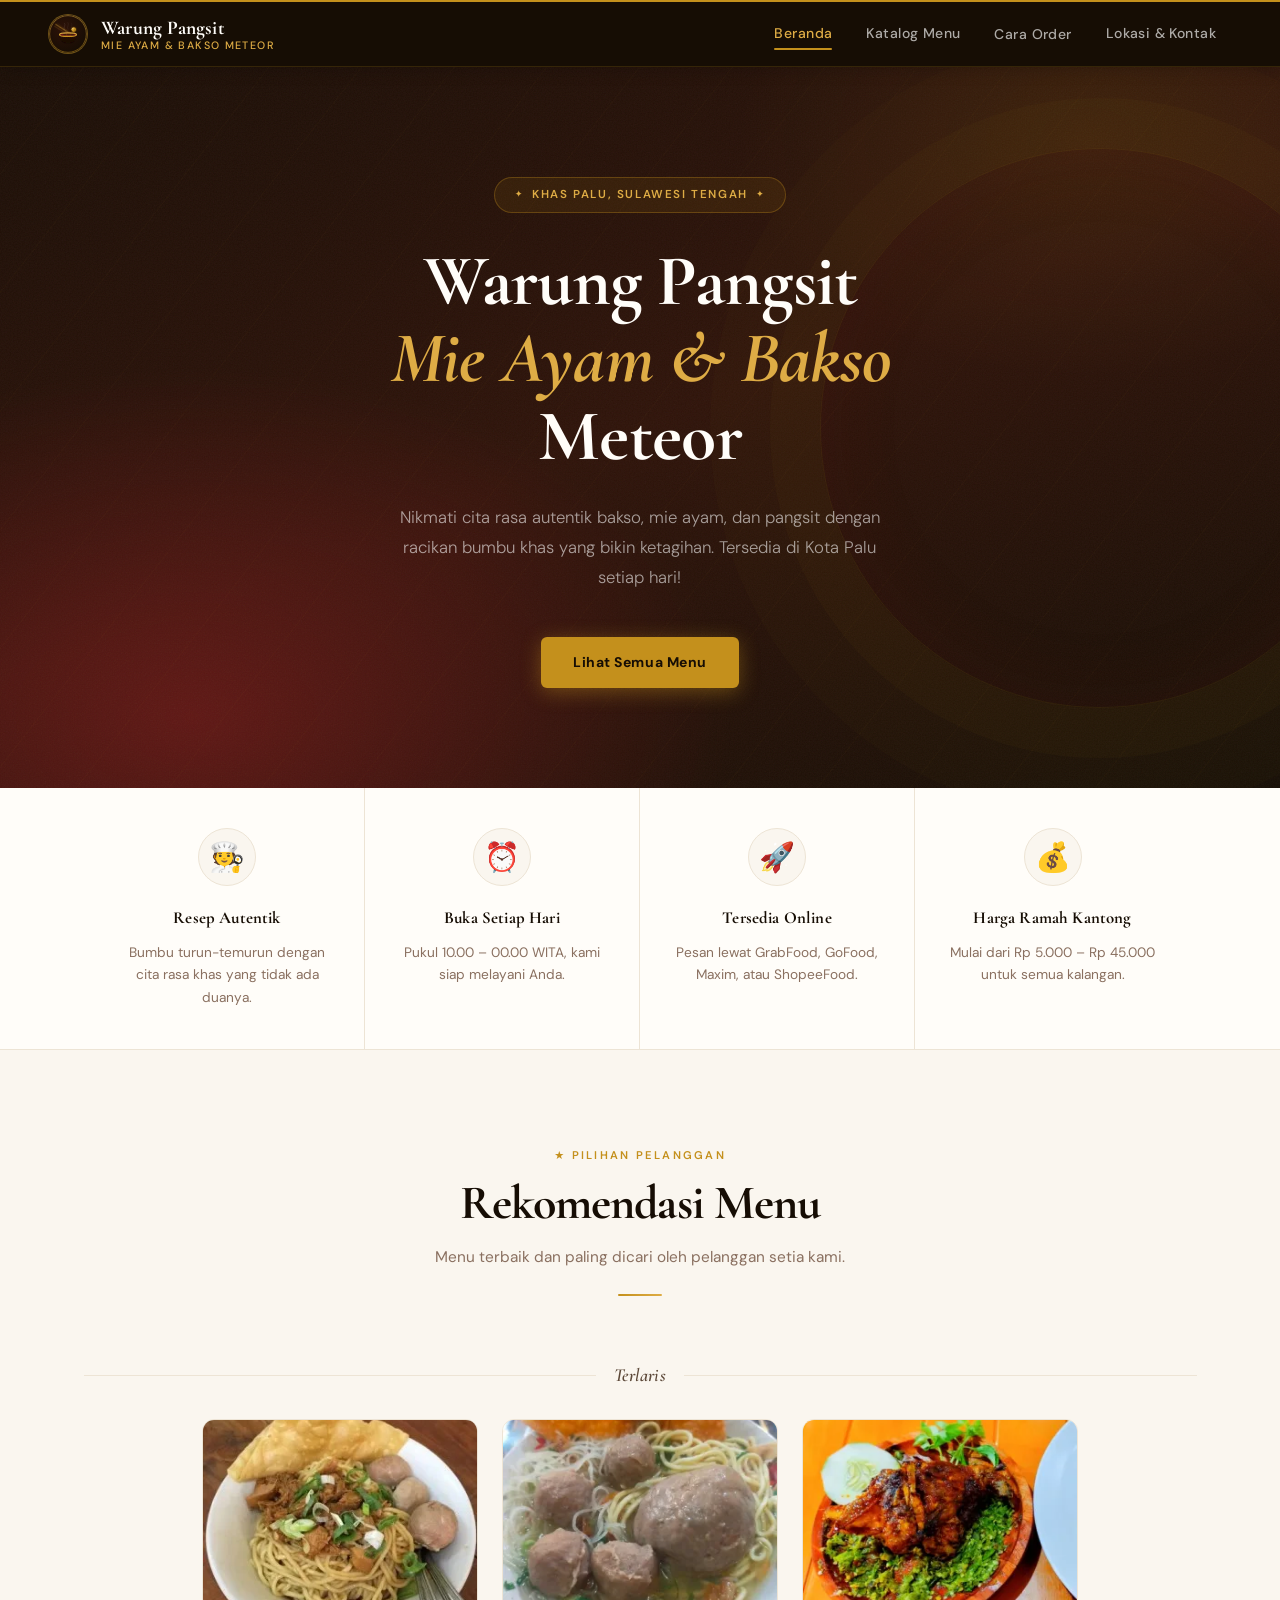
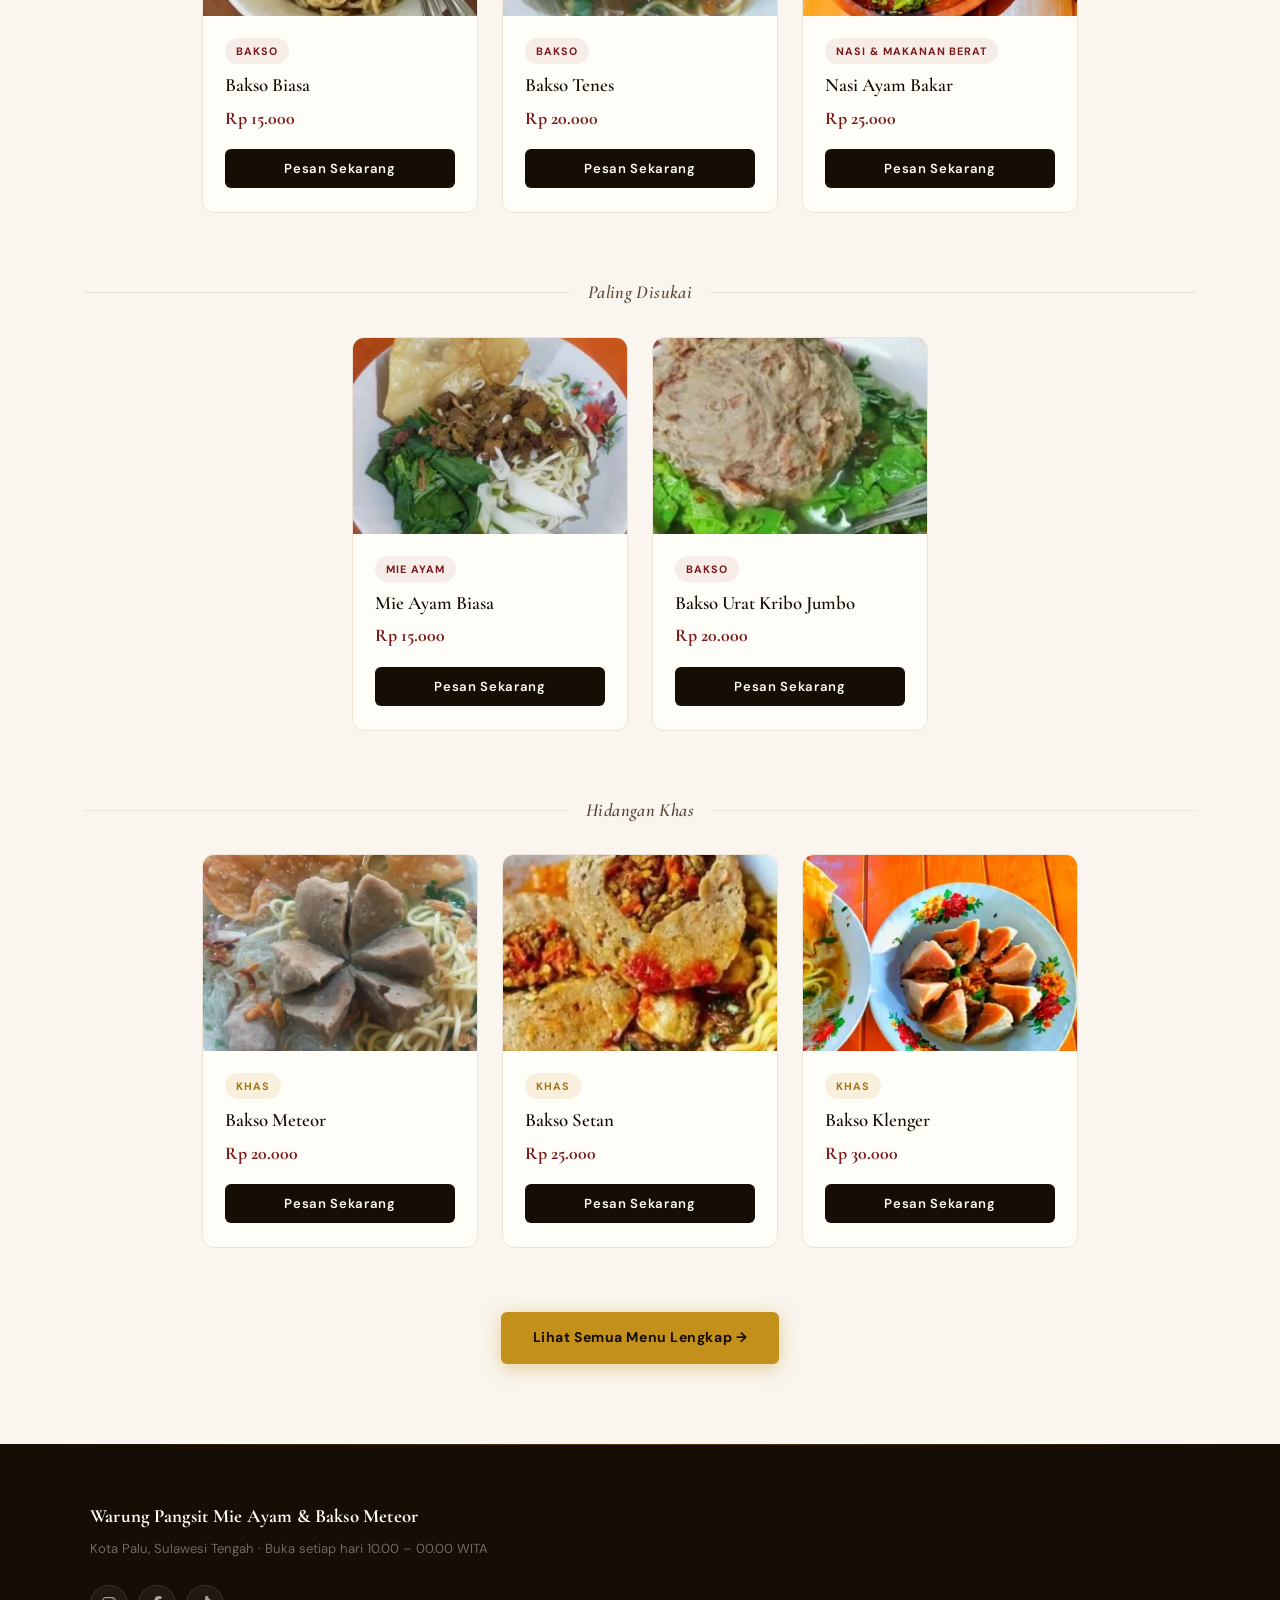
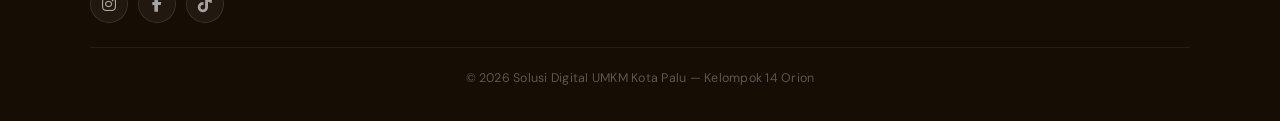
<file: index.html>
<!DOCTYPE html>
<html lang="id">

<head>
    <meta charset="UTF-8">
    <meta name="viewport" content="width=device-width, initial-scale=1.0">
    <title>Beranda - Warung Pangsit Mie Ayam & Bakso Meteor</title>
    <link rel="icon" href="assets/icons/favicon.svg" type="image/svg+xml">
    <link rel="shortcut icon" href="assets/icons/favicon.svg">
    <link rel="preconnect" href="https://fonts.googleapis.com">
    <link rel="preconnect" href="https://fonts.gstatic.com" crossorigin>
    <link rel="preload" as="style" href="https://fonts.googleapis.com/css2?family=Cormorant+Garamond:ital,wght@0,500;0,600;0,700;1,500;1,600&family=DM+Sans:opsz,wght@9..40,300;9..40,400;9..40,500;9..40,600;9..40,700&display=swap">
    <link
        href="https://fonts.googleapis.com/css2?family=Cormorant+Garamond:ital,wght@0,500;0,600;0,700;1,500;1,600&family=DM+Sans:opsz,wght@9..40,300;9..40,400;9..40,500;9..40,600;9..40,700&display=block"
        rel="stylesheet">
    <link rel="stylesheet" href="https://cdnjs.cloudflare.com/ajax/libs/font-awesome/6.5.1/css/all.min.css">
    <link rel="stylesheet" href="css/style.css">
</head>

<body>

    <!-- HEADER / NAVBAR -->
    <header id="mainHeader">
        <div class="header-inner">
            <a href="index.html" class="logo-link">
                <div class="logo-container">
                    <img src="assets/icons/logo.svg" alt="Logo Bakso Meteor" class="logo-img">
                    <div class="logo-text">
                        <span class="logo-name">Warung Pangsit</span>
                        <span class="logo-sub">Mie Ayam & Bakso Meteor</span>
                    </div>
                </div>
            </a>

            <!-- Hamburger untuk mobile -->
            <button class="hamburger" id="hamburgerBtn" aria-label="Toggle menu">
                <span></span><span></span><span></span>
            </button>

            <nav class="nav-links" id="mainNav">
                <a href="index.html" class="nav-item active">Beranda</a>
                <a href="katalog.html" class="nav-item">Katalog Menu</a>
                <button onclick="openModal()" class="nav-item btn-nav">Cara Order</button>
                <a href="kontak.html" class="nav-item">Lokasi & Kontak</a>
            </nav>
        </div>
    </header>

    <main>

        <!-- HERO SECTION -->
        <section class="hero">
            <div class="hero-overlay"></div>
            <div class="hero-content fade-up">
                <span class="hero-badge">Khas Palu, Sulawesi Tengah</span>
                <h1 class="hero-title">Warung Pangsit<br><em>Mie Ayam & Bakso</em><br>Meteor</h1>
                <p class="hero-desc">Nikmati cita rasa autentik bakso, mie ayam, dan pangsit dengan racikan bumbu khas
                    yang bikin ketagihan. Tersedia di Kota Palu setiap hari!</p>
                <div class="hero-actions">
                    <a href="katalog.html" class="btn-primary">Lihat Semua Menu</a>
                </div>
            </div>
        </section>

        <!-- KENAPA PILIH KAMI -->
        <section class="keunggulan fade-up">
            <div class="keunggulan-grid">
                <div class="keunggulan-item">
                    <span class="k-icon">🧑‍🍳</span>
                    <h3>Resep Autentik</h3>
                    <p>Bumbu turun-temurun dengan cita rasa khas yang tidak ada duanya.</p>
                </div>
                <div class="keunggulan-item">
                    <span class="k-icon">⏰</span>
                    <h3>Buka Setiap Hari</h3>
                    <p>Pukul 10.00 – 00.00 WITA, kami siap melayani Anda.</p>
                </div>
                <div class="keunggulan-item">
                    <span class="k-icon">🚀</span>
                    <h3>Tersedia Online</h3>
                    <p>Pesan lewat GrabFood, GoFood, Maxim, atau ShopeeFood.</p>
                </div>
                <div class="keunggulan-item">
                    <span class="k-icon">💰</span>
                    <h3>Harga Ramah Kantong</h3>
                    <p>Mulai dari Rp 5.000 – Rp 45.000 untuk semua kalangan.</p>
                </div>
            </div>
        </section>

        <!-- MENU REKOMENDASI -->
        <section class="best-seller">
            <div class="section-header fade-up">
                <div class="section-label">★ Pilihan Pelanggan</div>
                <h2 class="section-title">Rekomendasi Menu</h2>
                <p class="section-desc">Menu terbaik dan paling dicari oleh pelanggan setia kami.</p>
            </div>

            <div class="kategori-group fade-up">
                <div class="kategori-label">
                    <span class="kat-line"></span>
                    <span class="kat-text">Terlaris</span>
                    <span class="kat-line"></span>
                </div>
                <div class="grid-container">
                    <div class="card">
                        <div class="card-img placeholder-img">
                            <img src="assets/img/bakso-biasa.webp" alt="Bakso Biasa"
                                onerror="this.parentElement.classList.add('no-img')">
                        </div>
                        <div class="card-body">
                            <span class="card-badge">Bakso</span>
                            <h3 class="card-name">Bakso Biasa</h3>
                            <p class="harga">Rp 15.000</p>
                            <button class="btn-secondary" onclick="openModal()">Pesan Sekarang</button>
                        </div>
                    </div>
                    <div class="card">
                        <div class="card-img placeholder-img">
                            <img src="assets/img/bakso-tenes.webp" alt="Bakso Tenes"
                                onerror="this.parentElement.classList.add('no-img')">
                        </div>
                        <div class="card-body">
                            <span class="card-badge">Bakso</span>
                            <h3 class="card-name">Bakso Tenes</h3>
                            <p class="harga">Rp 20.000</p>
                            <button class="btn-secondary" onclick="openModal()">Pesan Sekarang</button>
                        </div>
                    </div>
                    <div class="card">
                        <div class="card-img placeholder-img">
                            <img src="assets/img/nasi-ayam-bakar.webp" alt="Nasi Ayam Bakar"
                                onerror="this.parentElement.classList.add('no-img')">
                        </div>
                        <div class="card-body">
                            <span class="card-badge">Nasi & Makanan Berat</span>
                            <h3 class="card-name">Nasi Ayam Bakar</h3>
                            <p class="harga">Rp 25.000</p>
                            <button class="btn-secondary" onclick="openModal()">Pesan Sekarang</button>
                        </div>
                    </div>
                </div>
            </div>

            <div class="kategori-group fade-up">
                <div class="kategori-label">
                    <span class="kat-line"></span>
                    <span class="kat-text">Paling Disukai</span>
                    <span class="kat-line"></span>
                </div>
                <div class="grid-container">
                    <div class="card">
                        <div class="card-img placeholder-img">
                            <img src="assets/img/mie-ayam-biasa.webp" alt="Mie Ayam Biasa"
                                onerror="this.parentElement.classList.add('no-img')">
                        </div>
                        <div class="card-body">
                            <span class="card-badge">Mie Ayam</span>
                            <h3 class="card-name">Mie Ayam Biasa</h3>
                            <p class="harga">Rp 15.000</p>
                            <button class="btn-secondary" onclick="openModal()">Pesan Sekarang</button>
                        </div>
                    </div>
                    <div class="card">
                        <div class="card-img placeholder-img">
                            <img src="assets/img/bakso-urat-kribo.webp" alt="Bakso Urat Kribo Jumbo"
                                onerror="this.parentElement.classList.add('no-img')">
                        </div>
                        <div class="card-body">
                            <span class="card-badge">Bakso</span>
                            <h3 class="card-name">Bakso Urat Kribo Jumbo</h3>
                            <p class="harga">Rp 20.000</p>
                            <button class="btn-secondary" onclick="openModal()">Pesan Sekarang</button>
                        </div>
                    </div>
                </div>
            </div>

            <div class="kategori-group fade-up">
                <div class="kategori-label">
                    <span class="kat-line"></span>
                    <span class="kat-text">Hidangan Khas</span>
                    <span class="kat-line"></span>
                </div>
                <div class="grid-container">
                    <div class="card">
                        <div class="card-img placeholder-img">
                            <img src="assets/img/bakso-meteor.webp" alt="Bakso Meteor"
                                onerror="this.parentElement.classList.add('no-img')">
                        </div>
                        <div class="card-body">
                            <span class="card-badge card-badge--special">Khas</span>
                            <h3 class="card-name">Bakso Meteor</h3>
                            <p class="harga">Rp 20.000</p>
                            <button class="btn-secondary" onclick="openModal()">Pesan Sekarang</button>
                        </div>
                    </div>
                    <div class="card">
                        <div class="card-img placeholder-img">
                            <img src="assets/img/bakso-setan.webp" alt="Bakso Setan"
                                onerror="this.parentElement.classList.add('no-img')">
                        </div>
                        <div class="card-body">
                            <span class="card-badge card-badge--special">Khas</span>
                            <h3 class="card-name">Bakso Setan</h3>
                            <p class="harga">Rp 25.000</p>
                            <button class="btn-secondary" onclick="openModal()">Pesan Sekarang</button>
                        </div>
                    </div>
                    <div class="card">
                        <div class="card-img placeholder-img">
                            <img src="assets/img/bakso-klenger.webp" alt="Bakso Klenger"
                                onerror="this.parentElement.classList.add('no-img')">
                        </div>
                        <div class="card-body">
                            <span class="card-badge card-badge--special">Khas</span>
                            <h3 class="card-name">Bakso Klenger</h3>
                            <p class="harga">Rp 30.000</p>
                            <button class="btn-secondary" onclick="openModal()">Pesan Sekarang</button>
                        </div>
                    </div>
                </div>
            </div>

            <div class="cta-center fade-up">
                <a href="katalog.html" class="btn-primary">Lihat Semua Menu Lengkap →</a>
            </div>
        </section>

    </main>

    <!-- MODAL CARA ORDER -->
    <div id="orderModal" class="modal" role="dialog" aria-modal="true" aria-labelledby="modalTitle">
        <div class="modal-content fade-up">
            <button class="close-btn" onclick="closeModal()" aria-label="Tutup">×</button>
            <h2 id="modalTitle" class="modal-title">Cara Pemesanan</h2>
            <p class="modal-subtitle">Pilih metode yang paling mudah untuk Anda</p>

            <div class="order-options">

                <!-- PESAN ONLINE -->
                <div class="order-box">
                    <div class="order-box-header">
                        <h3>Pesan Online</h3>
                    </div>
                    <p class="order-box-desc">Pesan antar langsung ke lokasi Anda:</p>
                    <div class="online-buttons">
                        <a href="https://r.grab.com/g/6-20260611_234038_0cee2a1cb85c457da3068c3eb613a04e_MEXMPS-6-C3N1UGNEVXDGTX" target="_blank" rel="noopener" class="btn-app btn-grab">
                            <img src="assets/icons/grabfood.jpg" alt="Grab" onerror="this.style.display='none'">
                            <span>GrabFood</span>
                        </a>
                        <a href="https://id.taximaxim.com" target="_blank" rel="noopener" class="btn-app btn-maxim">
                            <img src="assets/icons/maxim.png" alt="Maxim" onerror="this.style.display='none'">
                            <span>M<span style="color: #E20613;">a</span>xim</span>
                        </a>
                        <a href="https://app.shopeepay.co.id/universal-link/now-food/shop/21382641?deep_and_deferred=1&shareChannel=copy_link" target="_blank" rel="noopener" class="btn-app btn-shopee">
                            <img src="assets/icons/shopee.png" alt="ShopeeFood" onerror="this.style.display='none'">
                            <span>ShopeeFood</span>
                        </a>
                        <a href="https://gofood.link/a/FyJV9RE" target="_blank" rel="noopener" class="btn-app btn-gofood">
                            <img src="assets/icons/gofood.png" alt="GoFood" onerror="this.style.display='none'">
                            <span>GoFood</span>
                        </a>
                    </div>
                </div>

                <!-- MAKAN DI TEMPAT -->
                <div class="order-box">
                    <div class="order-box-header">
                        <h3>Makan di Tempat</h3>
                    </div>
                    <ol class="offline-steps">
                        <li>Ambil kertas catatan & daftar menu di area pemesanan.</li>
                        <li>Cari tempat duduk dan catat nomor meja Anda.</li>
                        <li>Tulis pesanan, nama, dan nomor meja di kertas.</li>
                        <li>Serahkan kertas ke petugas kami.</li>
                        <li>Tunggu pesanan diantarkan — selamat menikmati!</li>
                        <li>Bayar di kasir setelah selesai makan.</li>
                    </ol>
                </div>

                <!-- KATERING & HAMPERS -->
                <div class="order-box order-box--special">
                    <div class="order-box-header">
                        <h3>Pesanan Khusus</h3>
                    </div>
                    <p class="order-box-desc">Melayani reservasi, pesanan catering, serta hampers khusus untuk berbagai acara dan rapat.</p>
                    <a href="https://wa.me/6285756524521" class="btn-wa" target="_blank" rel="noopener">
                        <i class="fab fa-whatsapp" style="font-size: 1.2rem;"></i> Chat WhatsApp
                    </a>
                </div>

            </div>
        </div>
    </div>

    <!-- FOOTER -->
    <footer>
        <div class="footer-inner">
            <div class="footer-brand">
                <h3 class="footer-name">Warung Pangsit Mie Ayam & Bakso Meteor</h3>
                <p>Kota Palu, Sulawesi Tengah · Buka setiap hari 10.00 – 00.00 WITA</p>
            </div>
            <div class="footer-social">
                <a href="https://www.instagram.com/baksometeorpalu" target="_blank" rel="noopener" class="social-icon">
                    <i class="fab fa-instagram"></i>
                </a>
                <a href="https://www.facebook.com/share/1EE4yR8Xmk/" target="_blank" rel="noopener" class="social-icon">
                    <i class="fab fa-facebook-f"></i>
                </a>
                <a href="https://www.tiktok.com/@bakso.meteor.palu?_r=1&_t=ZS-972W1zt5OaL" target="_blank"
                    rel="noopener" class="social-icon">
                    <i class="fab fa-tiktok"></i>
                </a>
            </div>
            <div class="footer-copy">
                <p>© 2026 Solusi Digital UMKM Kota Palu — Kelompok 14 Orion</p>
            </div>
        </div>
    </footer>

    <script src="js/app.js"></script>
</body>

</html>
</file>
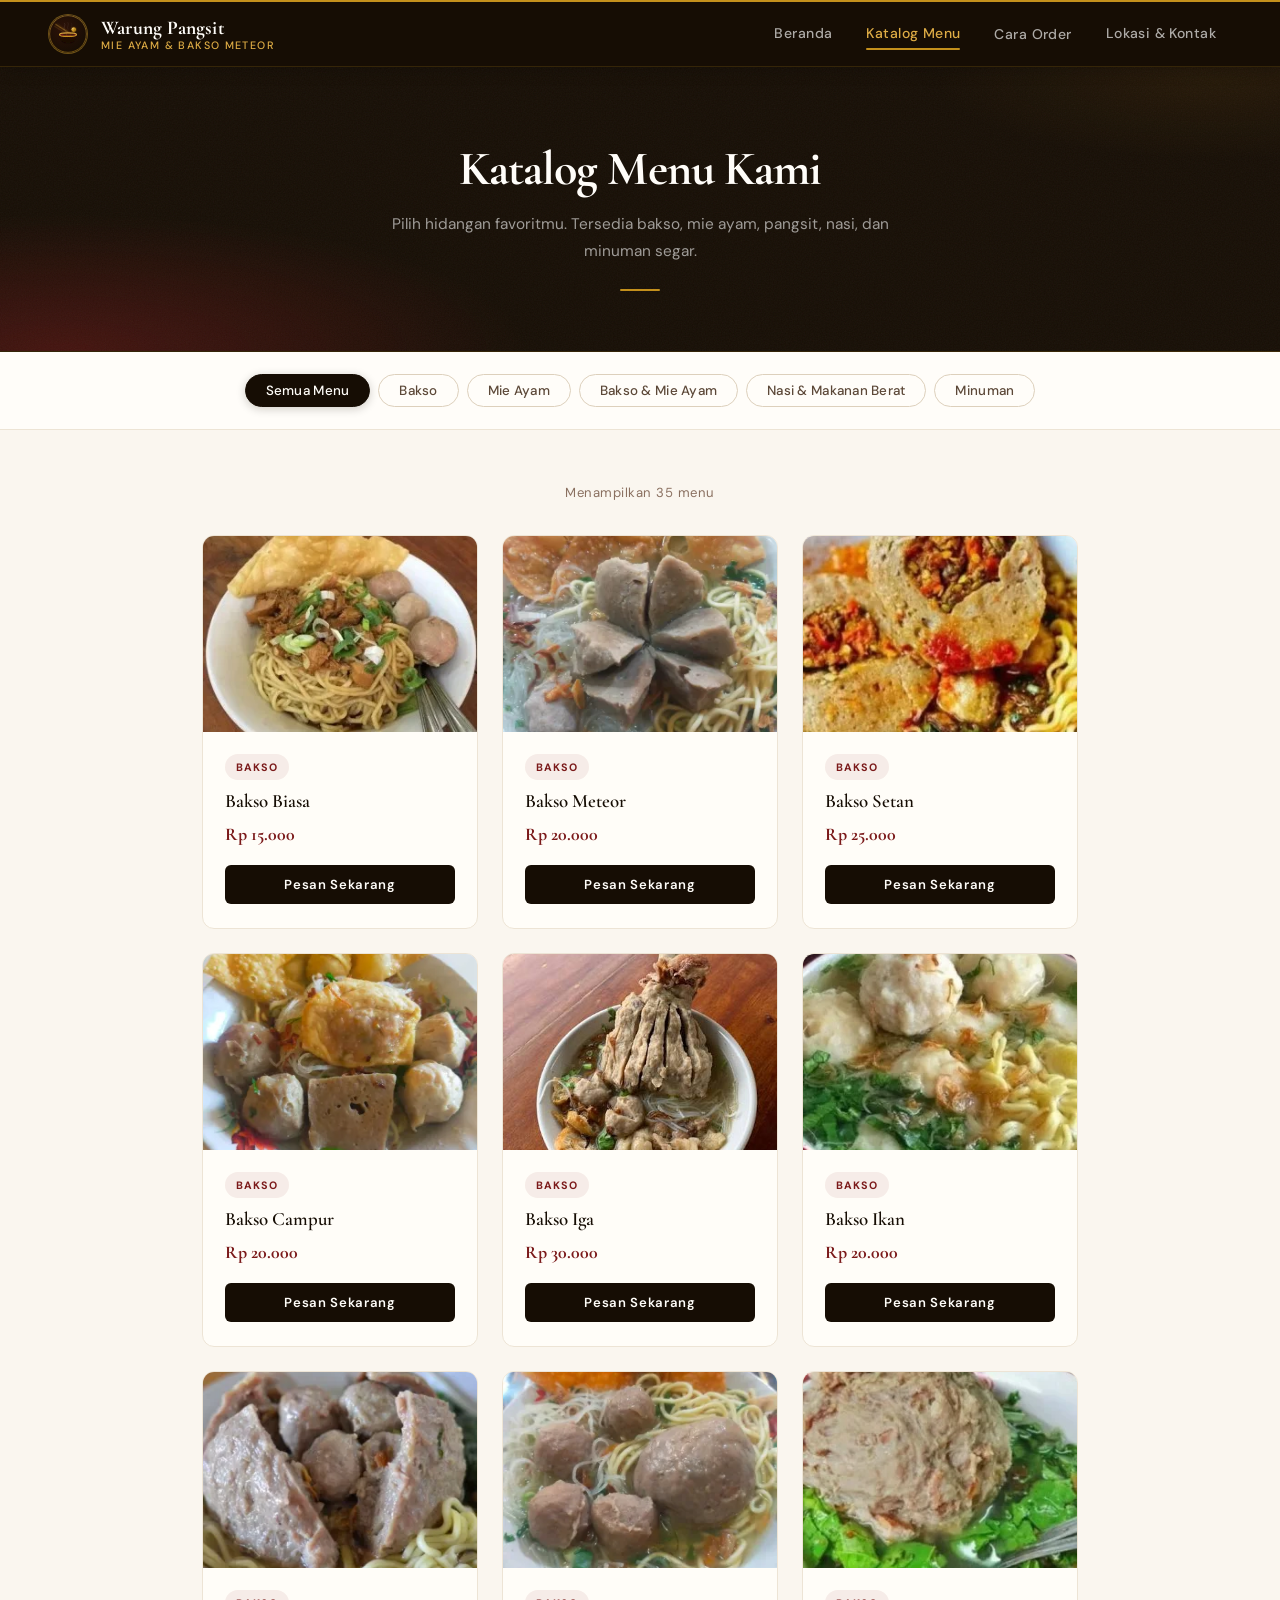
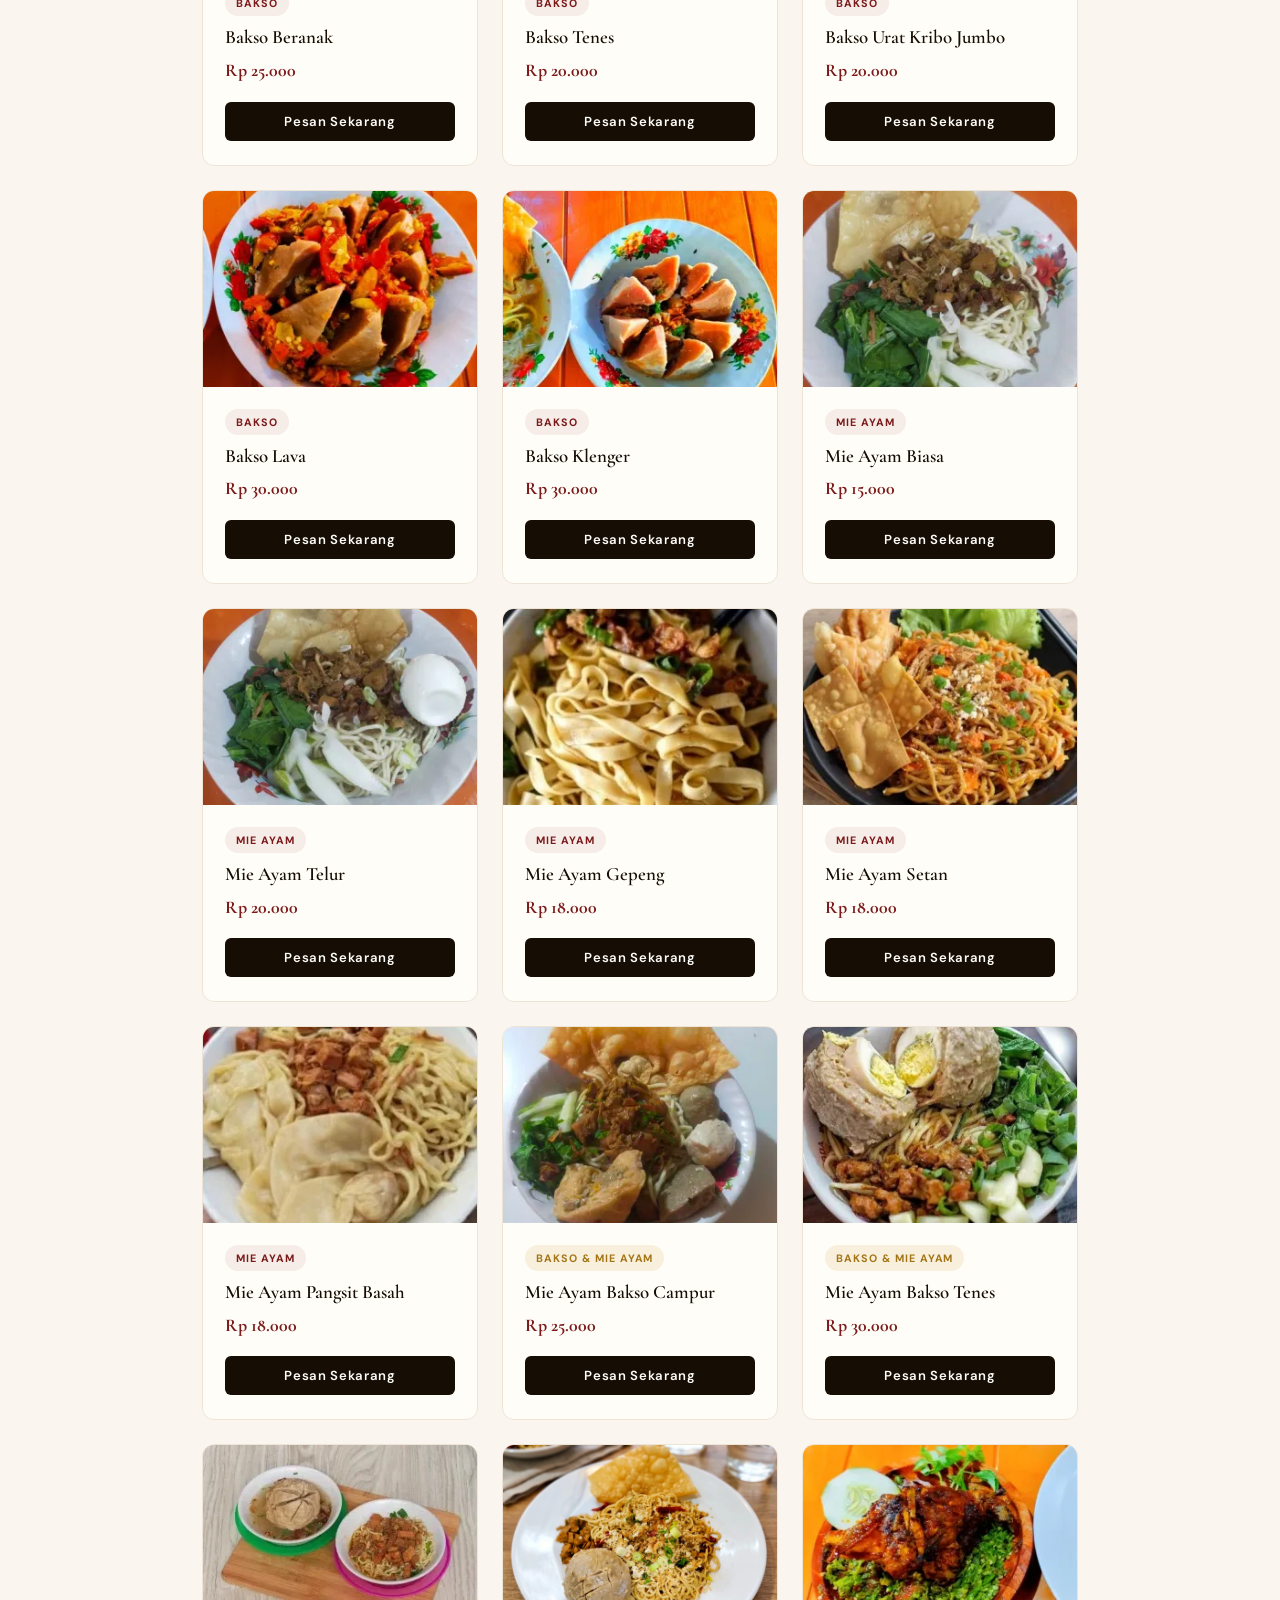
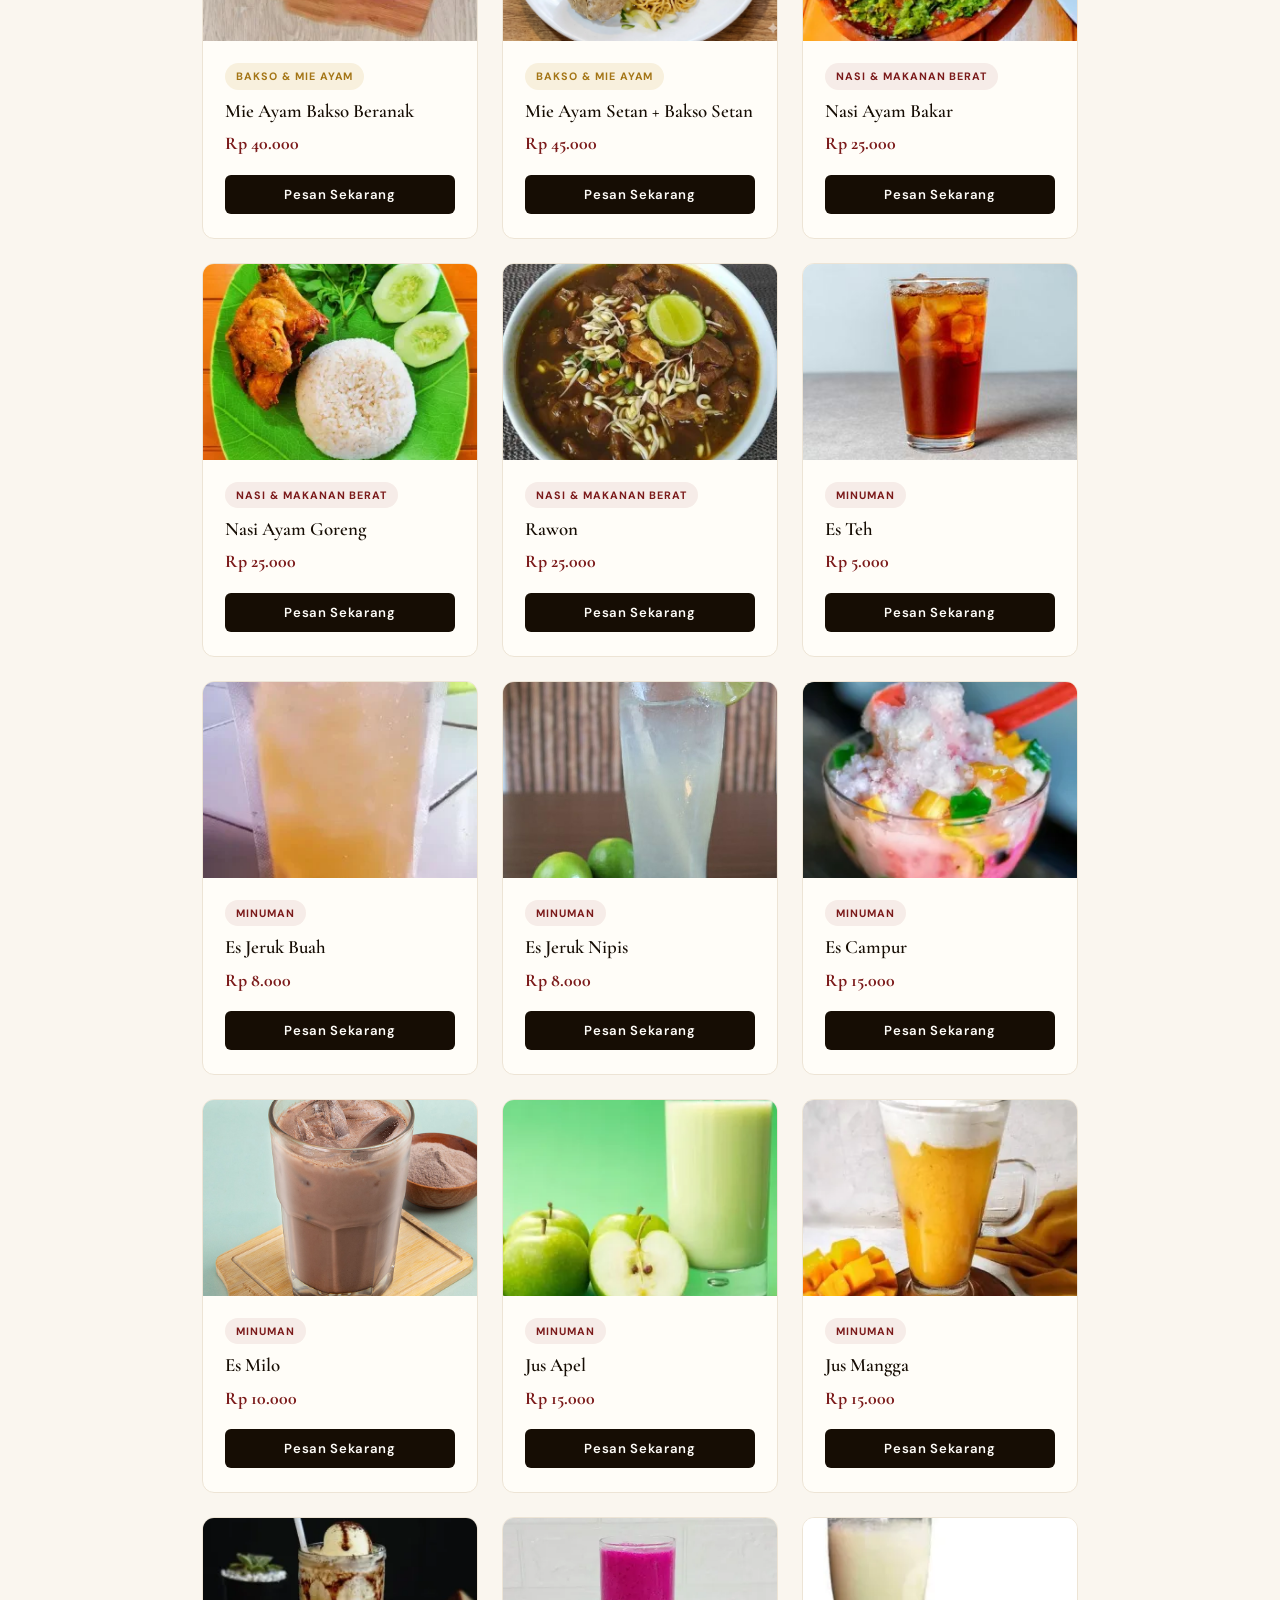
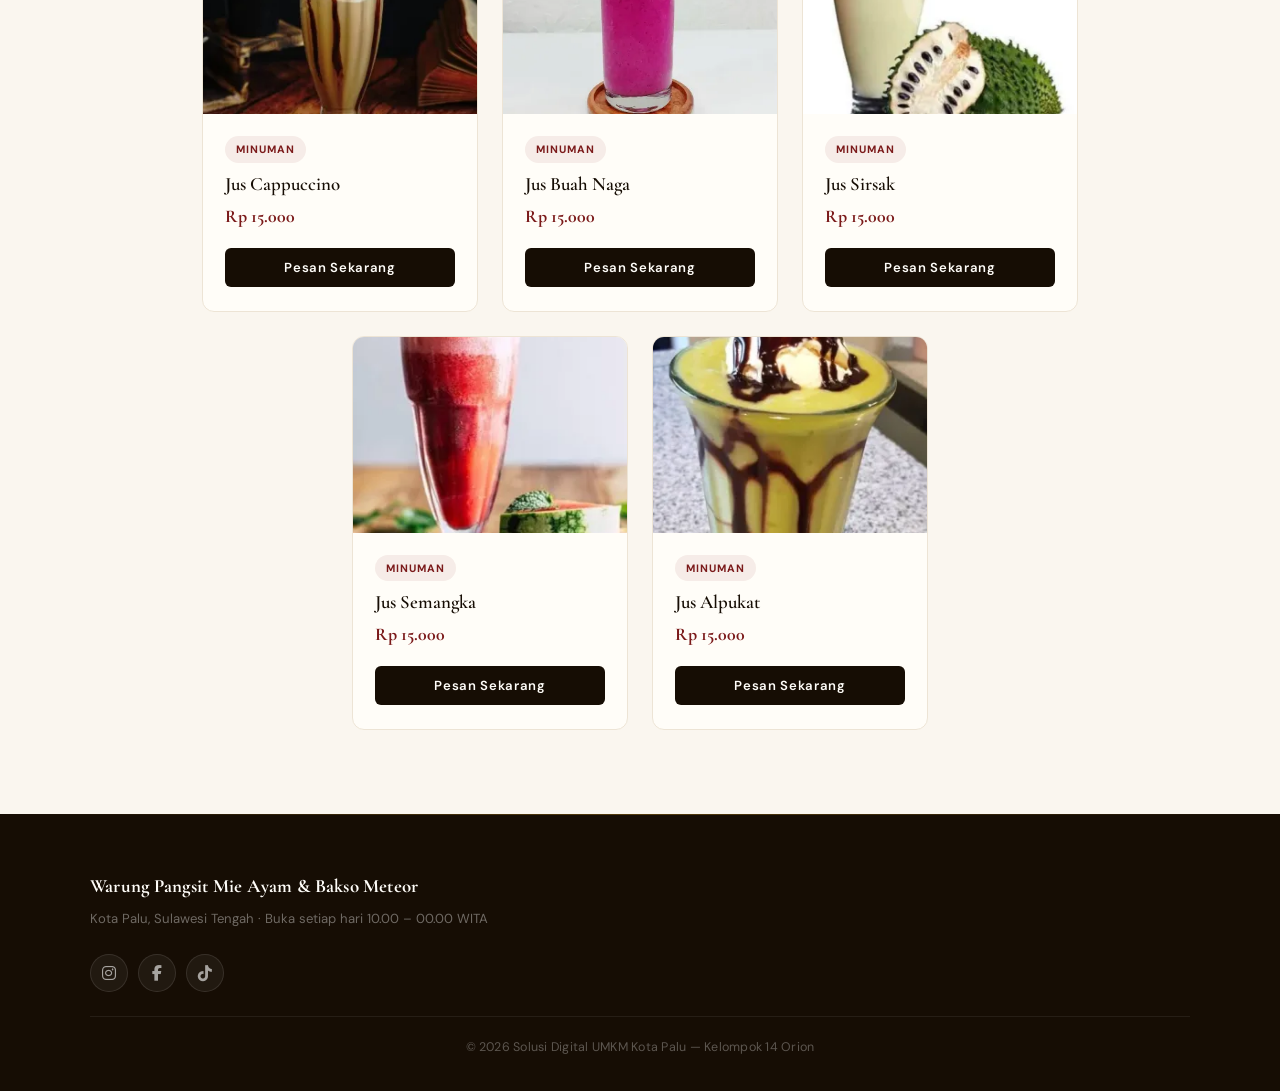
<file: katalog.html>
<!DOCTYPE html>
<html lang="id">

<head>
    <meta charset="UTF-8">
    <meta name="viewport" content="width=device-width, initial-scale=1.0">
    <title>Katalog Menu - Warung Pangsit Mie Ayam & Bakso Meteor</title>
    <link rel="icon" href="assets/icons/favicon.svg" type="image/svg+xml">
    <link rel="shortcut icon" href="assets/icons/favicon.svg">
    <link rel="preconnect" href="https://fonts.googleapis.com">
    <link rel="preconnect" href="https://fonts.gstatic.com" crossorigin>
    <link rel="preload" as="style" href="https://fonts.googleapis.com/css2?family=Cormorant+Garamond:ital,wght@0,500;0,600;0,700;1,500;1,600&family=DM+Sans:opsz,wght@9..40,300;9..40,400;9..40,500;9..40,600;9..40,700&display=swap">
    <link
        href="https://fonts.googleapis.com/css2?family=Cormorant+Garamond:ital,wght@0,500;0,600;0,700;1,500;1,600&family=DM+Sans:opsz,wght@9..40,300;9..40,400;9..40,500;9..40,600;9..40,700&display=block"
        rel="stylesheet">
    <link rel="stylesheet" href="https://cdnjs.cloudflare.com/ajax/libs/font-awesome/6.5.1/css/all.min.css">
    <link rel="stylesheet" href="css/style.css">
</head>

<body>

    <!-- HEADER / NAVBAR -->
    <header id="mainHeader">
        <div class="header-inner">
            <a href="index.html" class="logo-link">
                <div class="logo-container">
                    <img src="assets/icons/logo.svg" alt="Logo Bakso Meteor" class="logo-img">
                    <div class="logo-text">
                        <span class="logo-name">Warung Pangsit</span>
                        <span class="logo-sub">Mie Ayam & Bakso Meteor</span>
                    </div>
                </div>
            </a>

            <button class="hamburger" id="hamburgerBtn" aria-label="Toggle menu">
                <span></span><span></span><span></span>
            </button>

            <nav class="nav-links" id="mainNav">
                <a href="index.html" class="nav-item">Beranda</a>
                <a href="katalog.html" class="nav-item active">Katalog Menu</a>
                <button onclick="openModal()" class="nav-item btn-nav">Cara Order</button>
                <a href="kontak.html" class="nav-item">Lokasi & Kontak</a>
            </nav>
        </div>
    </header>

    <main>

        <!-- KATALOG HEADER -->
        <section class="page-hero fade-up">
            <h2 class="section-title">Katalog Menu Kami</h2>
            <p class="section-desc">Pilih hidangan favoritmu. Tersedia bakso, mie ayam, pangsit, nasi, dan minuman
                segar.</p>
        </section>

        <!-- FILTER TOMBOL -->
        <section class="filter-section">
            <div class="filter-container">
                <button class="btn-filter active" onclick="filterKategori('Semua', this)">Semua Menu</button>
                <button class="btn-filter" onclick="filterKategori('Bakso', this)">Bakso</button>
                <button class="btn-filter" onclick="filterKategori('Mie Ayam', this)">Mie Ayam</button>
                <button class="btn-filter" onclick="filterKategori('Bakso & Mie Ayam', this)">Bakso & Mie
                    Ayam</button>
                <button class="btn-filter" onclick="filterKategori('Nasi & Makanan Berat', this)">Nasi & Makanan
                    Berat</button>
                <button class="btn-filter" onclick="filterKategori('Minuman', this)">Minuman</button>
            </div>
        </section>

        <!-- GRID KATALOG -->
        <section class="katalog-content">
            <div class="katalog-info fade-up">
                <span id="jumlahMenu">Menampilkan semua menu</span>
            </div>
            <div id="katalog-container" class="grid-container fade-up">
                <!-- Diisi oleh JavaScript -->
            </div>
        </section>

    </main>

    <!-- MODAL CARA ORDER -->
    <div id="orderModal" class="modal" role="dialog" aria-modal="true" aria-labelledby="modalTitle">
        <div class="modal-content fade-up">
            <button class="close-btn" onclick="closeModal()" aria-label="Tutup">×</button>
            <h2 id="modalTitle" class="modal-title">Cara Pemesanan</h2>
            <p class="modal-subtitle">Pilih metode yang paling mudah untuk Anda</p>

            <div class="order-options">
                <div class="order-box">
                    <div class="order-box-header">
                        <h3>Pesan Online</h3>
                    </div>
                    <p class="order-box-desc">Pesan antar langsung ke lokasi Anda:</p>
                    <div class="online-buttons">
                        <a href="https://r.grab.com/g/6-20260611_234038_0cee2a1cb85c457da3068c3eb613a04e_MEXMPS-6-C3N1UGNEVXDGTX" target="_blank" rel="noopener" class="btn-app btn-grab">
                            <img src="assets/icons/grabfood.jpg" alt="Grab" onerror="this.style.display='none'">
                            <span>GrabFood</span>
                        </a>
                        <a href="https://id.taximaxim.com" target="_blank" rel="noopener" class="btn-app btn-maxim">
                            <img src="assets/icons/maxim.png" alt="Maxim" onerror="this.style.display='none'">
                            <span>M<span style="color: #E20613;">a</span>xim</span>
                        </a>
                        <a href="https://app.shopeepay.co.id/universal-link/now-food/shop/21382641?deep_and_deferred=1&shareChannel=copy_link" target="_blank" rel="noopener" class="btn-app btn-shopee">
                            <img src="assets/icons/shopee.png" alt="ShopeeFood" onerror="this.style.display='none'">
                            <span>ShopeeFood</span>
                        </a>
                        <a href="https://gofood.link/a/FyJV9RE" target="_blank" rel="noopener" class="btn-app btn-gofood">
                            <img src="assets/icons/gofood.png" alt="GoFood" onerror="this.style.display='none'">
                            <span>GoFood</span>
                        </a>
                    </div>
                </div>

                <div class="order-box">
                    <div class="order-box-header">
                        <h3>Makan di Tempat</h3>
                    </div>
                    <ol class="offline-steps">
                        <li>Ambil kertas catatan & daftar menu di area pemesanan.</li>
                        <li>Cari tempat duduk dan catat nomor meja Anda.</li>
                        <li>Tulis pesanan, nama, dan nomor meja di kertas.</li>
                        <li>Serahkan kertas ke petugas kami.</li>
                        <li>Tunggu pesanan diantarkan — selamat menikmati!</li>
                        <li>Bayar di kasir setelah selesai makan.</li>
                    </ol>
                </div>

                <div class="order-box order-box--special">
                    <div class="order-box-header">
                        <h3>Pesanan Khusus</h3>
                    </div>
                    <p class="order-box-desc">Melayani reservasi, pesanan catering, serta hampers khusus untuk berbagai acara dan rapat.</p>
                    <a href="https://wa.me/6285756524521" class="btn-wa" target="_blank" rel="noopener">
                        <i class="fab fa-whatsapp" style="font-size: 1.2rem;"></i> Chat WhatsApp
                    </a>
                </div>
            </div>
        </div>
    </div>

    <!-- FOOTER -->
    <footer>
        <div class="footer-inner">
            <div class="footer-brand">
                <h3 class="footer-name">Warung Pangsit Mie Ayam & Bakso Meteor</h3>
                <p>Kota Palu, Sulawesi Tengah · Buka setiap hari 10.00 – 00.00 WITA</p>
            </div>
            <div class="footer-social">
                <a href="https://www.instagram.com/baksometeorpalu" target="_blank" rel="noopener" class="social-icon">
                    <i class="fab fa-instagram"></i>
                </a>
                <a href="https://www.facebook.com/share/1EE4yR8Xmk/" target="_blank" rel="noopener" class="social-icon">
                    <i class="fab fa-facebook-f"></i>
                </a>
                <a href="https://www.tiktok.com/@bakso.meteor.palu?_r=1&_t=ZS-972W1zt5OaL" target="_blank"
                    rel="noopener" class="social-icon">
                    <i class="fab fa-tiktok"></i>
                </a>
            </div>
            <div class="footer-copy">
                <p>© 2026 Solusi Digital UMKM Kota Palu — Kelompok 14 Orion</p>
            </div>
        </div>
    </footer>

    <script src="js/app.js"></script>
</body>

</html>
</file>
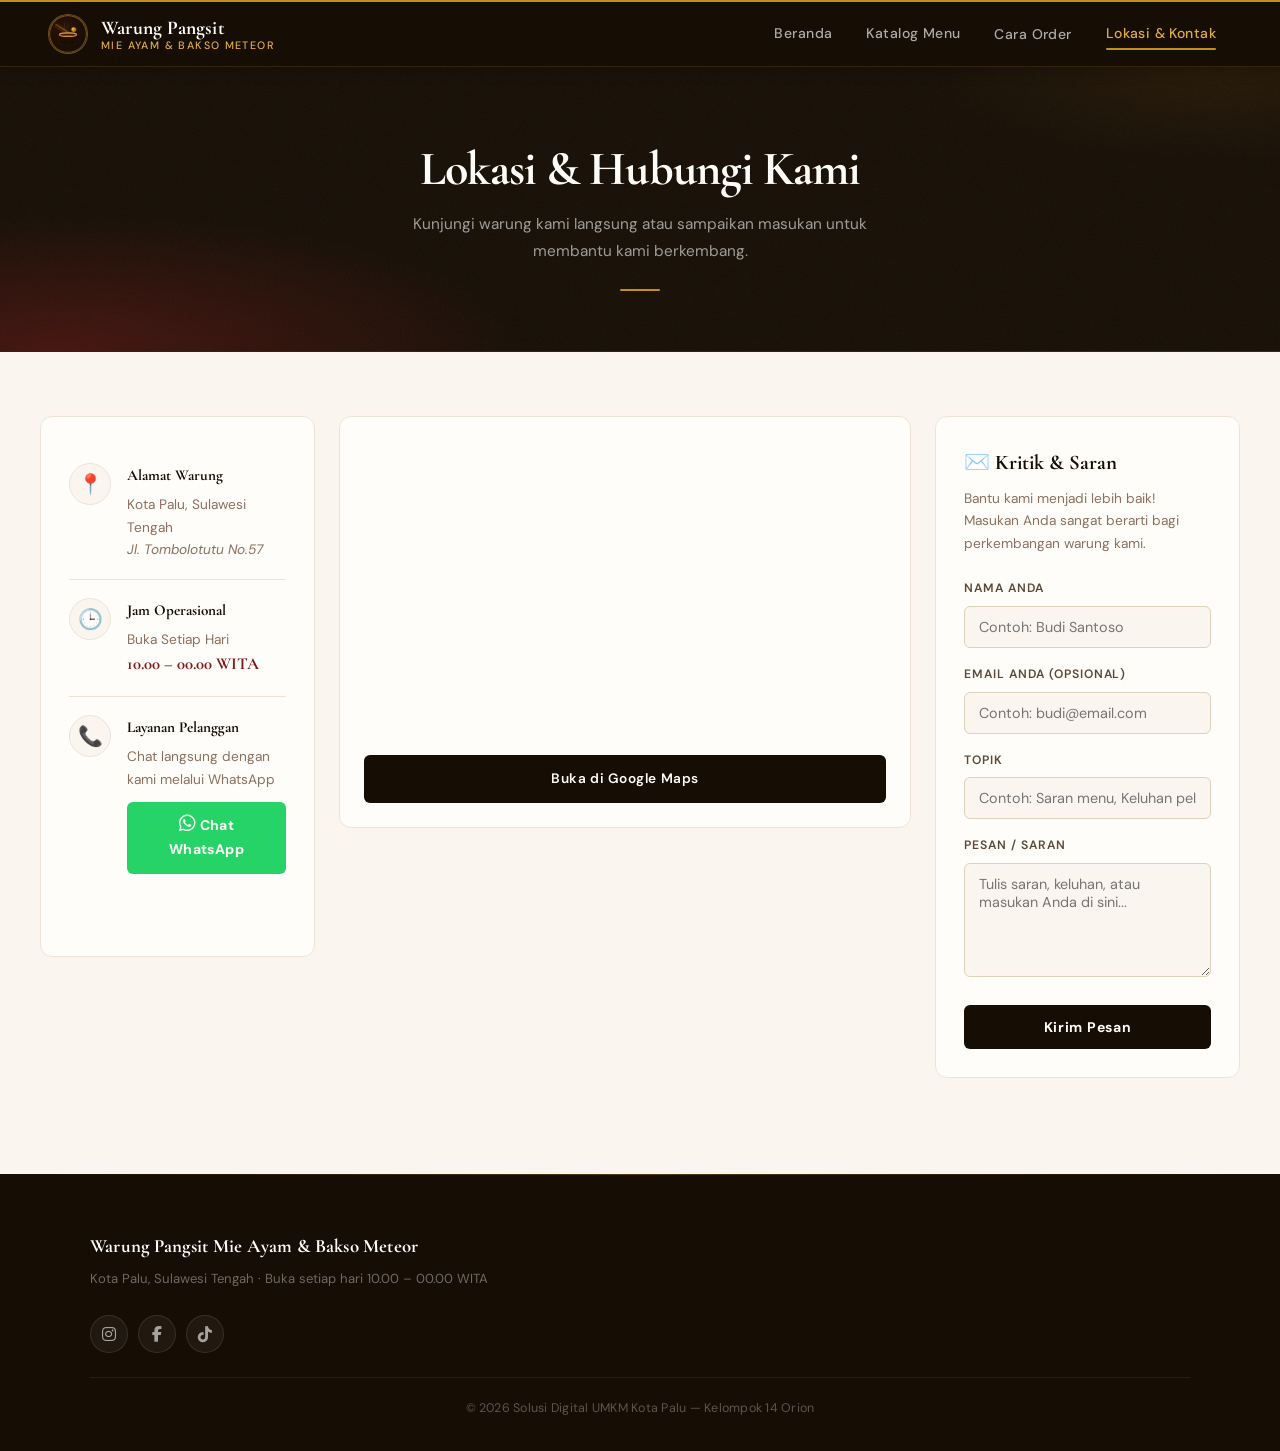
<file: kontak.html>
<!DOCTYPE html>
<html lang="id">

<head>
    <meta charset="UTF-8">
    <meta name="viewport" content="width=device-width, initial-scale=1.0">
    <title>Lokasi & Kontak - Warung Pangsit Mie Ayam & Bakso Meteor</title>
    <link rel="icon" href="assets/icons/favicon.svg" type="image/svg+xml">
    <link rel="shortcut icon" href="assets/icons/favicon.svg">
    <link rel="preconnect" href="https://fonts.googleapis.com">
    <link rel="preconnect" href="https://fonts.gstatic.com" crossorigin>
    <link rel="preload" as="style" href="https://fonts.googleapis.com/css2?family=Cormorant+Garamond:ital,wght@0,500;0,600;0,700;1,500;1,600&family=DM+Sans:opsz,wght@9..40,300;9..40,400;9..40,500;9..40,600;9..40,700&display=swap">
    <link href="https://fonts.googleapis.com/css2?family=Cormorant+Garamond:ital,wght@0,500;0,600;0,700;1,500;1,600&family=DM+Sans:opsz,wght@9..40,300;9..40,400;9..40,500;9..40,600;9..40,700&display=block" rel="stylesheet">
    <link rel="stylesheet" href="https://cdnjs.cloudflare.com/ajax/libs/font-awesome/6.5.1/css/all.min.css">
    <link rel="stylesheet" href="css/style.css">
</head>

<body>

    <!-- HEADER / NAVBAR -->
    <header id="mainHeader">
        <div class="header-inner">
            <a href="index.html" class="logo-link">
                <div class="logo-container">
                    <img src="assets/icons/logo.svg" alt="Logo Bakso Meteor" class="logo-img">
                    <div class="logo-text">
                        <span class="logo-name">Warung Pangsit</span>
                        <span class="logo-sub">Mie Ayam & Bakso Meteor</span>
                    </div>
                </div>
            </a>

            <button class="hamburger" id="hamburgerBtn" aria-label="Toggle menu">
                <span></span><span></span><span></span>
            </button>

            <nav class="nav-links" id="mainNav">
                <a href="index.html" class="nav-item">Beranda</a>
                <a href="katalog.html" class="nav-item">Katalog Menu</a>
                <button onclick="openModal()" class="nav-item btn-nav">Cara Order</button>
                <a href="kontak.html" class="nav-item active">Lokasi & Kontak</a>
            </nav>
        </div>
    </header>

    <main>

        <!-- PAGE HERO -->
        <section class="page-hero fade-up">
            <h2 class="section-title">Lokasi & Hubungi Kami</h2>
            <p class="section-desc">Kunjungi warung kami langsung atau sampaikan masukan untuk membantu kami berkembang.
            </p>
        </section>

        <!-- INFO KONTAK -->
        <section class="lokasi-section">
            <div class="kontak-grid fade-up">

                <!-- KARTU INFO -->
                <div class="info-card">
                    <div class="info-section">
                        <div class="info-icon">📍</div>
                        <div>
                            <h3>Alamat Warung</h3>
                            <p>Kota Palu, Sulawesi Tengah<br><em>Jl. Tombolotutu No.57</em></p>
                        </div>
                    </div>
                    <div class="info-divider"></div>
                    <div class="info-section">
                        <div class="info-icon">🕒</div>
                        <div>
                            <h3>Jam Operasional</h3>
                            <p>Buka Setiap Hari</p>
                            <p class="jam-highlight">10.00 – 00.00 WITA</p>
                        </div>
                    </div>
                    <div class="info-divider"></div>
                    <div class="info-section">
                        <div class="info-icon">📞</div>
                        <div>
                            <h3>Layanan Pelanggan</h3>
                            <p>Chat langsung dengan kami melalui WhatsApp</p>
                            <a href="https://wa.me/6285756524521" class="btn-wa" target="_blank" rel="noopener"
                                style="margin-top: 12px; display: inline-block;">
                                <i class="fab fa-whatsapp" style="font-size: 1.2rem;"></i> Chat WhatsApp
                            </a>
                        </div>
                    </div>
                    <div class="info-section">
                    </div>
                </div>

                <!-- PETA GOOGLE MAPS -->
                <div class="maps-card">
                    <div class="maps-wrapper">
                        <iframe
                            src="https://www.google.com/maps/embed?pb=!1m18!1m12!1m3!1d249.3342298751497!2d119.87622393721628!3d-0.8812890183921848!2m3!1f0!2f0!3f0!3m2!1i1024!2i768!4f13.1!3m3!1m2!1s0x2d8bed0022d6fce9%3A0xa841d57c787291b4!2sBakso%20meteor!5e0!3m2!1sid!2sid!4v1780920671431!5m2!1sid!2sid"
                            width="100%" height="300" style="border:0; border-radius: 10px; display:block;"
                            allowfullscreen="" loading="lazy" referrerpolicy="no-referrer-when-downgrade"
                            title="Peta lokasi Warung Bakso Meteor Palu">
                        </iframe>
                    </div>
                    <a href="https://maps.app.goo.gl/oRBK3qQvDffnTWuK8" target="_blank" rel="noopener" class="btn-maps">
                        Buka di Google Maps
                    </a>
                </div>

                <!-- FORM KRITIK & SARAN -->
                <div class="form-card">
                    <h3 class="form-title">✉️ Kritik & Saran</h3>
                    <p class="form-desc">Bantu kami menjadi lebih baik! Masukan Anda sangat berarti bagi perkembangan
                        warung kami.</p>

                    <form id="formPengaduan" action="https://formspree.io/f/mojzdkpr" method="POST">

                        <input type="hidden" name="_subject" value="Pesan dari Website Bakso Meteor">
                        <input type="hidden" name="_next" value="">

                        <div class="form-group">
                            <label for="namaPengirim">Nama Anda</label>
                            <input type="text" id="namaPengirim" name="nama" placeholder="Contoh: Budi Santoso"
                                required>
                        </div>
                        <div class="form-group">
                            <label for="emailPengirim">Email Anda (opsional)</label>
                            <input type="email" id="emailPengirim" name="email" placeholder="Contoh: budi@email.com">
                        </div>
                        <div class="form-group">
                            <label for="subjekPesan">Topik</label>
                            <input type="text" id="subjekPesan" name="topik"
                                placeholder="Contoh: Saran menu, Keluhan pelayanan..." required>
                        </div>
                        <div class="form-group">
                            <label for="pesanPengirim">Pesan / Saran</label>
                            <textarea id="pesanPengirim" name="pesan" rows="5"
                                placeholder="Tulis saran, keluhan, atau masukan Anda di sini..." required></textarea>
                        </div>

                        <button type="submit" class="btn-submit" id="btnSubmit">
                            Kirim Pesan
                        </button>

                        <!-- Pesan sukses (ditampilkan oleh JS setelah submit) -->
                        <div id="successMsg" class="success-msg" style="display:none;">
                            ✅ Pesan Anda berhasil terkirim! Terima kasih atas masukan Anda.
                        </div>
                    </form>
                </div>

            </div>
        </section>

    </main>

    <!-- MODAL CARA ORDER -->
    <div id="orderModal" class="modal" role="dialog" aria-modal="true" aria-labelledby="modalTitle">
        <div class="modal-content fade-up">
            <button class="close-btn" onclick="closeModal()" aria-label="Tutup">×</button>
            <h2 id="modalTitle" class="modal-title">Cara Pemesanan</h2>
            <p class="modal-subtitle">Pilih metode yang paling mudah untuk Anda</p>

            <div class="order-options">
                <div class="order-box">
                    <div class="order-box-header">
                        <h3>Pesan Online</h3>
                    </div>
                    <p class="order-box-desc">Pesan antar langsung ke lokasi Anda:</p>
                    <div class="online-buttons">
                        <a href="https://r.grab.com/g/6-20260611_234038_0cee2a1cb85c457da3068c3eb613a04e_MEXMPS-6-C3N1UGNEVXDGTX" target="_blank" rel="noopener" class="btn-app btn-grab">
                            <img src="assets/icons/grabfood.jpg" alt="Grab" onerror="this.style.display='none'">
                            <span>GrabFood</span>
                        </a>
                        <a href="https://id.taximaxim.com" target="_blank" rel="noopener" class="btn-app btn-maxim">
                            <img src="assets/icons/maxim.png" alt="Maxim" onerror="this.style.display='none'">
                            <span>M<span style="color: #E20613;">a</span>xim</span>
                        </a>
                        <a href="https://app.shopeepay.co.id/universal-link/now-food/shop/21382641?deep_and_deferred=1&shareChannel=copy_link" target="_blank" rel="noopener" class="btn-app btn-shopee">
                            <img src="assets/icons/shopee.png" alt="ShopeeFood" onerror="this.style.display='none'">
                            <span>ShopeeFood</span>
                        </a>
                        <a href="https://gofood.link/a/FyJV9RE" target="_blank" rel="noopener" class="btn-app btn-gofood">
                            <img src="assets/icons/gofood.png" alt="GoFood" onerror="this.style.display='none'">
                            <span>GoFood</span>
                        </a>
                    </div>
                </div>

                <div class="order-box">
                    <div class="order-box-header">
                        <h3>Makan di Tempat</h3>
                    </div>
                    <ol class="offline-steps">
                        <li>Ambil kertas catatan & daftar menu di area pemesanan.</li>
                        <li>Cari tempat duduk dan catat nomor meja Anda.</li>
                        <li>Tulis pesanan, nama, dan nomor meja di kertas.</li>
                        <li>Serahkan kertas ke petugas kami.</li>
                        <li>Tunggu pesanan diantarkan — selamat menikmati!</li>
                        <li>Bayar di kasir setelah selesai makan.</li>
                    </ol>
                </div>

                <div class="order-box order-box--special">
                    <div class="order-box-header">
                        <h3>Pesanan Khusus</h3>
                    </div>
                    <p class="order-box-desc">Melayani reservasi, pesanan catering, serta hampers khusus untuk berbagai acara dan rapat.</p>
                    <a href="https://wa.me/6285756524521" class="btn-wa" target="_blank" rel="noopener">
                        <i class="fab fa-whatsapp" style="font-size: 1.2rem;"></i> Chat WhatsApp
                    </a>
                </div>
            </div>
        </div>
    </div>

    <!-- FOOTER -->
    <footer>
        <div class="footer-inner">
            <div class="footer-brand">
                <h3 class="footer-name">Warung Pangsit Mie Ayam & Bakso Meteor</h3>
                <p>Kota Palu, Sulawesi Tengah · Buka setiap hari 10.00 – 00.00 WITA</p>
            </div>
            <div class="footer-social">
                <a href="https://www.instagram.com/baksometeorpalu" target="_blank" rel="noopener" class="social-icon">
                    <i class="fab fa-instagram"></i>
                </a>
                <a href="https://www.facebook.com/share/1EE4yR8Xmk/" target="_blank" rel="noopener" class="social-icon">
                    <i class="fab fa-facebook-f"></i>
                </a>
                <a href="https://www.tiktok.com/@bakso.meteor.palu?_r=1&_t=ZS-972W1zt5OaL" target="_blank"
                    rel="noopener" class="social-icon">
                    <i class="fab fa-tiktok"></i>
                </a>
            </div>
            <div class="footer-copy">
                <p>© 2026 Solusi Digital UMKM Kota Palu — Kelompok 14 Orion</p>
            </div>
        </div>
    </footer>

    <script src="js/app.js"></script>
</body>

</html>
</file>
<file: css/style.css>
/*🗿*/

/* DESIGN TOKENS */
:root {
    /* Palette */
    --cream: #FAF6EF;
    --cream-alt: #F4EDE0;
    --cream-card: #FFFDF8;
    --ink: #160D04;
    --ink-soft: #2E1B0E;
    --burgundy: #7B1A1A;
    --burgundy-dark: #5C1010;
    --burgundy-light: #9B2B2B;
    --gold: #C4901C;
    --gold-dark: #A47516;
    --gold-light: #DEAC45;
    --text: #2A1810;
    --text-soft: #5C4838;
    --text-muted: #8A7060;
    --border: #DDD0BC;
    --border-light: #EDE4D5;
    --white: #FFFDF9;

    /* Typography */
    --font-display: 'Cormorant Garamond', Georgia, serif;
    --font-body: 'DM Sans', 'Segoe UI', system-ui, sans-serif;

    /* Radii */
    --radius-sm: 6px;
    --radius-md: 12px;
    --radius-lg: 20px;
    --radius-xl: 32px;

    /* Shadows — warm-tinted */
    --shadow-sm: 0 2px 12px rgba(22, 13, 4, 0.06);
    --shadow-md: 0 8px 32px rgba(22, 13, 4, 0.10);
    --shadow-lg: 0 20px 60px rgba(22, 13, 4, 0.15);

    /* Motion */
    --ease: cubic-bezier(0.4, 0, 0.2, 1);
    --transition: 0.28s cubic-bezier(0.4, 0, 0.2, 1);
}

/* RESET */
*,
*::before,
*::after {
    margin: 0;
    padding: 0;
    box-sizing: border-box;
}

html {
    scroll-behavior: smooth;
}

body {
    background-color: var(--cream);
    color: var(--text);
    font-family: var(--font-body);
    line-height: 1.7;
    font-size: 16px;
    -webkit-font-smoothing: antialiased;
    -moz-osx-font-smoothing: grayscale;
}

img {
    max-width: 100%;
    display: block;
}

a {
    color: inherit;
}

/* ANIMATIONS */
@keyframes fadeUp {
    from {
        opacity: 0;
        transform: translateY(28px);
    }

    to {
        opacity: 1;
        transform: translateY(0);
    }
}

@keyframes fadeIn {
    from {
        opacity: 0;
    }

    to {
        opacity: 1;
    }
}

.fade-up {
    animation: fadeUp 0.8s var(--ease) both;
}

/* HEADER / NAVBAR */
header {
    background: var(--ink);
    position: sticky;
    top: 0;
    z-index: 200;
    /* Thin gold accent on top edge */
    border-top: 2.5px solid var(--gold);
    border-bottom: 1px solid rgba(196, 144, 28, 0.18);
}

.header-inner {
    max-width: 1240px;
    margin: 0 auto;
    padding: 0 28px;
    height: 64px;
    display: flex;
    align-items: center;
    justify-content: space-between;
    gap: 20px;
}

.logo-link {
    text-decoration: none;
}

.logo-container {
    display: flex;
    align-items: center;
    gap: 13px;
    min-height: 40px;
}

.logo-img {
    width: 40px;
    height: 40px;
    border-radius: 50%;
    object-fit: cover;
    border: 1.5px solid rgba(196, 144, 28, 0.45);
    background: rgba(255, 255, 255, 0.06);
}

.logo-text {
    display: flex;
    flex-direction: column;
    line-height: 1.15;
    min-width: 175px;
    white-space: nowrap;
}

.logo-name {
    font-family: var(--font-display);
    font-size: 1.22rem;
    font-weight: 700;
    color: var(--white);
    letter-spacing: 0.01em;
}

.logo-sub {
    font-size: 0.67rem;
    color: var(--gold-light);
    font-weight: 500;
    letter-spacing: 0.13em;
    text-transform: uppercase;
}

/* Nav links */
.nav-links {
    display: flex;
    align-items: center;
    gap: 2px;
}

.nav-item {
    color: rgba(255, 255, 255, 0.65);
    text-decoration: none;
    font-size: 0.875rem;
    font-weight: 500;
    letter-spacing: 0.03em;
    padding: 8px 16px;
    border-radius: var(--radius-sm);
    border: none;
    background: none;
    cursor: pointer;
    font-family: var(--font-body);
    transition: color var(--transition), background-color var(--transition);
    white-space: nowrap;
    position: relative;
}

/* Animated gold underline */
.nav-item::after {
    content: '';
    position: absolute;
    bottom: 4px;
    left: 16px;
    right: 16px;
    height: 1.5px;
    background: var(--gold);
    transform: scaleX(0);
    transition: transform var(--transition);
    border-radius: 1px;
}

.nav-item:hover {
    color: var(--white);
    background-color: rgba(255, 255, 255, 0.05);
}

.nav-item:hover::after,
.nav-item.active::after {
    transform: scaleX(1);
}

.nav-item.active {
    color: var(--gold-light);
}

.btn-nav {
    font-family: var(--font-body);
}

/* Hamburger */
.hamburger {
    display: none;
    flex-direction: column;
    justify-content: center;
    gap: 5px;
    background: none;
    border: none;
    cursor: pointer;
    padding: 8px;
    border-radius: var(--radius-sm);
}

.hamburger span {
    display: block;
    width: 22px;
    height: 2px;
    background: var(--white);
    border-radius: 2px;
    transition: transform var(--transition), opacity var(--transition);
}

/* HERO — Main Landing */
.hero {
    position: relative;
    min-height: 620px;
    display: flex;
    align-items: center;
    padding: 110px 28px 100px;
    overflow: hidden;
    background-color: var(--ink);
    background-image:
        radial-gradient(ellipse 70% 80% at 15% 90%, rgba(123, 26, 26, 0.65) 0%, transparent 60%),
        radial-gradient(ellipse 50% 60% at 85% 10%, rgba(196, 144, 28, 0.1) 0%, transparent 55%),
        linear-gradient(158deg, #1A0D05 0%, #2E1208 50%, #160D04 100%);
}

/* SVG noise grain overlay */
.hero::before {
    content: '';
    position: absolute;
    inset: 0;
    background-image: url("data:image/svg+xml,%3Csvg xmlns='http://www.w3.org/2000/svg' width='300' height='300'%3E%3Cfilter id='n'%3E%3CfeTurbulence type='fractalNoise' baseFrequency='0.75' numOctaves='4' stitchTiles='stitch'/%3E%3C/filter%3E%3Crect width='300' height='300' filter='url(%23n)' opacity='0.055'/%3E%3C/svg%3E");
    opacity: 1;
    pointer-events: none;
    z-index: 0;
}

/* Decorative ring */
.hero::after {
    content: '';
    position: absolute;
    right: -100px;
    top: 50%;
    transform: translateY(-50%);
    width: 560px;
    height: 560px;
    border-radius: 50%;
    border: 1px solid rgba(196, 144, 28, 0.10);
    box-shadow:
        0 0 0 50px rgba(196, 144, 28, 0.03),
        0 0 0 110px rgba(196, 144, 28, 0.018),
        inset 0 0 80px rgba(123, 26, 26, 0.12);
    pointer-events: none;
    z-index: 0;
}

/* Diagonal stripe texture */
.hero-overlay {
    position: absolute;
    inset: 0;
    background-image: repeating-linear-gradient(-52deg,
            transparent,
            transparent 72px,
            rgba(196, 144, 28, 0.022) 72px,
            rgba(196, 144, 28, 0.022) 73px);
    z-index: 0;
}

.hero-content {
    position: relative;
    z-index: 1;
    max-width: 680px;
    margin: 0 auto;
    text-align: center;
}

.hero-badge {
    display: inline-flex;
    align-items: center;
    gap: 8px;
    background: rgba(196, 144, 28, 0.1);
    border: 1px solid rgba(196, 144, 28, 0.32);
    color: var(--gold-light);
    font-size: 0.72rem;
    font-weight: 600;
    padding: 7px 20px;
    border-radius: 40px;
    margin-bottom: 30px;
    letter-spacing: 0.14em;
    text-transform: uppercase;
}

.hero-badge::before {
    content: '✦';
    font-size: 0.58rem;
}

.hero-badge::after {
    content: '✦';
    font-size: 0.58rem;
}

.hero-title {
    font-family: var(--font-display);
    font-size: clamp(2.5rem, 6.5vw, 4.5rem);
    font-weight: 700;
    color: var(--white);
    line-height: 1.08;
    margin-bottom: 26px;
    letter-spacing: -0.01em;
}

.hero-title em {
    color: var(--gold-light);
    font-style: italic;
}

.hero-desc {
    font-size: 1.05rem;
    color: rgba(255, 255, 255, 0.58);
    max-width: 500px;
    margin: 0 auto 44px;
    line-height: 1.8;
    font-weight: 300;
}

.hero-actions {
    display: flex;
    gap: 14px;
    justify-content: center;
    flex-wrap: wrap;
}

/* BUTTONS */
.btn-primary {
    display: inline-flex;
    align-items: center;
    gap: 8px;
    background: var(--gold);
    color: var(--ink);
    padding: 14px 32px;
    border-radius: var(--radius-sm);
    font-weight: 700;
    font-size: 0.875rem;
    letter-spacing: 0.04em;
    text-decoration: none;
    border: none;
    cursor: pointer;
    font-family: var(--font-body);
    transition: all var(--transition);
    box-shadow: 0 4px 20px rgba(196, 144, 28, 0.42);
}

.btn-primary:hover {
    background: var(--gold-light);
    transform: translateY(-2px);
    box-shadow: 0 8px 30px rgba(196, 144, 28, 0.52);
}

.btn-outline {
    display: inline-flex;
    align-items: center;
    gap: 8px;
    background: transparent;
    color: rgba(255, 255, 255, 0.8);
    padding: 13px 28px;
    border-radius: var(--radius-sm);
    font-weight: 500;
    font-size: 0.875rem;
    letter-spacing: 0.03em;
    border: 1.5px solid rgba(255, 255, 255, 0.22);
    cursor: pointer;
    font-family: var(--font-body);
    text-decoration: none;
    transition: all var(--transition);
}

.btn-outline:hover {
    background: rgba(255, 255, 255, 0.07);
    border-color: rgba(255, 255, 255, 0.5);
    color: var(--white);
}

/* KEUNGGULAN — Why Choose Us Strip */
.keunggulan {
    background: var(--white);
    padding: 0;
    border-bottom: 1px solid var(--border-light);
}

.keunggulan-grid {
    max-width: 1100px;
    margin: 0 auto;
    display: grid;
    grid-template-columns: repeat(auto-fit, minmax(210px, 1fr));
    gap: 0;
}

.keunggulan-item {
    text-align: center;
    padding: 40px 28px;
    border-right: 1px solid var(--border-light);
    transition: background var(--transition);
    position: relative;
}

.keunggulan-item:last-child {
    border-right: none;
}

.keunggulan-item:hover {
    background: var(--cream);
}

/* Gold top accent line on hover */
.keunggulan-item::before {
    content: '';
    position: absolute;
    top: 0;
    left: 50%;
    transform: translateX(-50%) scaleX(0);
    width: 40px;
    height: 2px;
    background: var(--gold);
    border-radius: 1px;
    transition: transform var(--transition);
}

.keunggulan-item:hover::before {
    transform: translateX(-50%) scaleX(1);
}

.k-icon {
    display: flex;
    align-items: center;
    justify-content: center;
    font-size: 1.8rem;
    width: 58px;
    height: 58px;
    border-radius: 50%;
    background: var(--cream);
    border: 1px solid var(--border-light);
    margin: 0 auto 18px;
    transition: border-color var(--transition), background var(--transition);
}

.keunggulan-item:hover .k-icon {
    background: var(--cream-alt);
    border-color: var(--gold);
}

.keunggulan-item h3 {
    font-family: var(--font-display);
    font-size: 1.05rem;
    font-weight: 700;
    color: var(--ink);
    margin-bottom: 8px;
    letter-spacing: 0.01em;
}

.keunggulan-item p {
    font-size: 0.855rem;
    color: var(--text-muted);
    line-height: 1.65;
}

/* SECTION TYPOGRAPHY SYSTEM */
.section-label {
    text-align: center;
    font-size: 0.7rem;
    font-weight: 600;
    letter-spacing: 0.2em;
    text-transform: uppercase;
    color: var(--gold);
    margin-bottom: 12px;
}

.section-title {
    font-family: var(--font-display);
    font-size: clamp(1.9rem, 3.8vw, 3rem);
    font-weight: 700;
    color: var(--ink);
    text-align: center;
    margin-bottom: 14px;
    letter-spacing: -0.02em;
    line-height: 1.12;
}

.section-desc {
    text-align: center;
    color: var(--text-muted);
    font-size: 0.96rem;
    max-width: 500px;
    margin: 0 auto;
    line-height: 1.78;
    font-weight: 400;
}

/* BEST SELLER — Menu Grid Section */
.best-seller {
    padding: 96px 28px 80px;
    max-width: 1240px;
    margin: 0 auto;
}

.section-header {
    margin-bottom: 64px;
    position: relative;
}

/* Decorative gold bar under section header */
.section-header::after {
    content: '';
    display: block;
    width: 44px;
    height: 2px;
    background: linear-gradient(90deg, var(--gold), var(--gold-light));
    margin: 22px auto 0;
    border-radius: 1px;
}

.kategori-group {
    margin-bottom: 64px;
}

.kategori-label {
    display: flex;
    align-items: center;
    gap: 18px;
    margin-bottom: 28px;
    padding: 0 3%;
}

.kat-line {
    flex: 1;
    height: 1px;
    background: var(--border-light);
}

.kat-text {
    font-family: var(--font-display);
    font-size: 1.15rem;
    font-weight: 600;
    font-style: italic;
    color: var(--text-soft);
    white-space: nowrap;
    letter-spacing: 0.02em;
}

.cta-center {
    text-align: center;
    margin-top: 52px;
}

/* Cards Grid */
.grid-container {
    display: flex;
    flex-wrap: wrap;
    justify-content: center;
    gap: 24px;
    padding: 0 3%;
}

.card {
    flex: 0 1 276px;
    background: var(--cream-card);
    border-radius: var(--radius-md);
    overflow: hidden;
    border: 1px solid var(--border-light);
    transition: transform var(--transition), box-shadow var(--transition), border-color var(--transition);
}

.card:hover {
    transform: translateY(-8px);
    box-shadow: var(--shadow-lg);
    border-color: var(--border);
}

.card-img {
    width: 100%;
    height: 196px;
    overflow: hidden;
    position: relative;
}

.card-img img {
    width: 100%;
    height: 100%;
    object-fit: cover;
    transition: transform 0.6s var(--ease);
}

.card:hover .card-img img {
    transform: scale(1.08);
}

/* Placeholder for missing images */
.placeholder-img.no-img,
.placeholder-img:not(:has(img)) {
    background: linear-gradient(135deg, var(--cream-alt), #D4C0A8);
}

.placeholder-img:not(.no-img) img:not([src]) {
    display: none;
}

.placeholder-img {
    background: linear-gradient(135deg, #EEE2D0, #DCCDB8);
    display: flex;
    align-items: center;
    justify-content: center;
}

.card-body {
    padding: 20px 22px 24px;
}

.card-badge {
    display: inline-block;
    background: rgba(123, 26, 26, 0.07);
    color: var(--burgundy);
    font-size: 0.67rem;
    font-weight: 700;
    padding: 4px 11px;
    border-radius: 40px;
    margin-bottom: 10px;
    letter-spacing: 0.09em;
    text-transform: uppercase;
}

.card-badge--special {
    background: rgba(196, 144, 28, 0.12);
    color: var(--gold-dark);
}

.card-name {
    font-family: var(--font-display);
    font-size: 1.18rem;
    font-weight: 600;
    color: var(--ink);
    margin-bottom: 5px;
    line-height: 1.25;
}

.harga {
    font-family: var(--font-display);
    color: var(--burgundy);
    font-weight: 700;
    font-size: 1.12rem;
    margin-bottom: 16px;
}

.btn-secondary {
    display: block;
    width: 100%;
    background: var(--ink);
    color: var(--white);
    border: none;
    padding: 11px 0;
    border-radius: var(--radius-sm);
    font-size: 0.82rem;
    font-weight: 600;
    letter-spacing: 0.05em;
    font-family: var(--font-body);
    cursor: pointer;
    transition: background var(--transition);
}

.btn-secondary:hover {
    background: var(--burgundy);
}

/* PAGE HERO — katalog.html & kontak.html banner */
.page-hero {
    position: relative;
    background-color: var(--ink);
    background-image:
        radial-gradient(ellipse 60% 80% at 5% 100%, rgba(123, 26, 26, 0.45) 0%, transparent 60%),
        radial-gradient(ellipse 40% 50% at 95% 5%, rgba(196, 144, 28, 0.08) 0%, transparent 55%);
    padding: 76px 28px 60px;
    text-align: center;
    color: var(--white);
    border-bottom: 1px solid rgba(196, 144, 28, 0.18);
    overflow: hidden;
}

/* Grain texture on page hero */
.page-hero::before {
    content: '';
    position: absolute;
    inset: 0;
    background-image: url("data:image/svg+xml,%3Csvg xmlns='http://www.w3.org/2000/svg' width='300' height='300'%3E%3Cfilter id='n'%3E%3CfeTurbulence type='fractalNoise' baseFrequency='0.75' numOctaves='4' stitchTiles='stitch'/%3E%3C/filter%3E%3Crect width='300' height='300' filter='url(%23n)' opacity='0.055'/%3E%3C/svg%3E");
    pointer-events: none;
}

.page-hero .section-label {
    color: var(--gold-light);
}

.page-hero .section-title {
    color: var(--white);
}

.page-hero .section-desc {
    color: rgba(255, 255, 255, 0.58);
}

/* Gold divider line */
.page-hero::after {
    content: '';
    display: block;
    width: 40px;
    height: 2px;
    background: var(--gold);
    margin: 24px auto 0;
    border-radius: 1px;
    position: relative;
    z-index: 1;
}

.page-hero .section-label,
.page-hero .section-title,
.page-hero .section-desc {
    position: relative;
    z-index: 1;
}

/* FILTER — Katalog sticky filter bar */
.filter-section {
    background: var(--white);
    padding: 22px 28px;
    border-bottom: 1px solid var(--border-light);
    position: sticky;
    top: 67px;
    z-index: 100;
}

.filter-container {
    max-width: 960px;
    margin: 0 auto;
    display: flex;
    flex-wrap: wrap;
    gap: 8px;
    justify-content: center;
}

.btn-filter {
    background: transparent;
    border: 1.5px solid var(--border);
    color: var(--text-soft);
    padding: 7px 20px;
    border-radius: 40px;
    font-size: 0.835rem;
    font-weight: 500;
    font-family: var(--font-body);
    cursor: pointer;
    transition: all var(--transition);
    letter-spacing: 0.02em;
}

.btn-filter:hover {
    background: var(--cream);
    border-color: var(--ink);
    color: var(--ink);
}

.btn-filter.active {
    background: var(--ink);
    border-color: var(--ink);
    color: var(--white);
    box-shadow: 0 2px 10px rgba(22, 13, 4, 0.2);
}

/* KATALOG CONTENT */
.katalog-content {
    padding: 52px 28px 84px;
    max-width: 1240px;
    margin: 0 auto;
}

.katalog-info {
    text-align: center;
    margin-bottom: 30px;
    font-size: 0.82rem;
    color: var(--text-muted);
    letter-spacing: 0.04em;
}

/* MODAL — Order Options */
.modal {
    display: none;
    position: fixed;
    inset: 0;
    z-index: 999;
    background: rgba(22, 13, 4, 0.78);
    justify-content: center;
    align-items: center;
    padding: 20px;
    backdrop-filter: blur(8px);
    -webkit-backdrop-filter: blur(8px);
}

.modal-content {
    background: var(--white);
    border-radius: var(--radius-lg);
    padding: 40px;
    width: 100%;
    max-width: 880px;
    position: relative;
    max-height: 90vh;
    overflow-y: auto;
    box-shadow: var(--shadow-lg);
    border: 1px solid var(--border-light);
}

.close-btn {
    position: absolute;
    right: 20px;
    top: 18px;
    font-size: 20px;
    font-weight: 300;
    color: var(--text-muted);
    background: none;
    border: 1.5px solid var(--border);
    cursor: pointer;
    width: 36px;
    height: 36px;
    display: flex;
    align-items: center;
    justify-content: center;
    border-radius: 50%;
    transition: all var(--transition);
}

.close-btn:hover {
    background: var(--cream);
    border-color: var(--ink);
    color: var(--ink);
}

.modal-title {
    font-family: var(--font-display);
    font-size: 1.9rem;
    font-weight: 700;
    color: var(--ink);
    margin-bottom: 4px;
    letter-spacing: -0.01em;
}

.modal-subtitle {
    color: var(--text-muted);
    font-size: 0.9rem;
    margin-bottom: 28px;
}

.order-options {
    display: grid;
    grid-template-columns: repeat(auto-fit, minmax(230px, 1fr));
    gap: 16px;
}

.order-box {
    background: var(--cream);
    border: 1px solid var(--border-light);
    border-radius: var(--radius-md);
    padding: 24px;
}

.order-box--special {
    background: linear-gradient(145deg, rgba(196, 144, 28, 0.06), var(--cream));
    border-color: rgba(196, 144, 28, 0.28);
}

.order-box-header {
    display: flex;
    align-items: center;
    justify-content: center;
    text-align: center;
    gap: 10px;
    margin-bottom: 14px;
    padding-bottom: 14px;
    border-bottom: 1px solid var(--border-light);
}

.order-box-header h3 {
    font-family: var(--font-display);
    font-size: 1.15rem;
    font-weight: 700;
    color: var(--ink);
}

.order-box-desc {
    font-size: 0.86rem;
    color: var(--text-muted);
    margin-bottom: 14px;
    line-height: 1.65;
}

.online-buttons {
    display: grid;
    grid-template-columns: 1fr 1fr;
    gap: 8px;
    margin-top: 12px;
}

.btn-app {
    display: flex;
    align-items: center;
    justify-content: center;
    gap: 6px;
    padding: 10px 8px;
    border-radius: var(--radius-sm);
    text-decoration: none;
    font-size: 0.8rem;
    font-weight: 600;
    letter-spacing: 0.02em;
    color: var(--white);
    transition: all var(--transition);
}

.btn-app:hover {
    opacity: 0.88;
    transform: translateY(-1px);
    box-shadow: 0 4px 12px rgba(0, 0, 0, 0.2);
}

.btn-app img {
    width: 18px;
    height: 18px;
    object-fit: contain;
    border-radius: 3px;
    flex-shrink: 0;
}

.btn-grab {
    background: #00B14F;
}

.btn-maxim {
    background:#FFDE21;
    color: #160D04;
}

.btn-shopee {
    background: #ffffff;
    color: #EE4D2D;
}

.btn-gofood {
    background: #ffffff; 
    color: var(--ink);
}

.offline-steps {
    margin-left: 18px;
    font-size: 0.855rem;
    color: var(--text-soft);
    line-height: 1.9;
}

.offline-steps li {
    margin-bottom: 2px;
}

.btn-wa {
    display: inline-flex;
    align-items: center;
    justify-content: center;
    gap: 8px;
    background: #25D366;
    color: var(--white);
    padding: 12px 20px;
    border-radius: var(--radius-sm);
    font-weight: 700;
    font-size: 0.875rem;
    letter-spacing: 0.03em;
    text-decoration: none;
    width: 100%;
    text-align: center;
    transition: all var(--transition);
}

.btn-wa:hover {
    background: #1BBE5C;
    transform: translateY(-1px);
    box-shadow: 0 4px 16px rgba(37, 211, 102, 0.38);
}

/* LOKASI & KONTAK */
.lokasi-section {
    padding: 64px 28px 96px;
}

.kontak-grid {
    max-width: 1200px;
    margin: 0 auto;
    display: grid;
    grid-template-columns: 275px 1fr 305px;
    gap: 24px;
    align-items: start;
}

/* Shared card base */
.info-card,
.maps-card,
.form-card {
    background: var(--white);
    border-radius: var(--radius-md);
    border: 1px solid var(--border-light);
}

.info-card {
    padding: 28px;
}

.info-section {
    display: flex;
    gap: 16px;
    align-items: flex-start;
    padding: 18px 0;
}

.info-icon {
    font-size: 1.25rem;
    flex-shrink: 0;
    width: 42px;
    height: 42px;
    display: flex;
    align-items: center;
    justify-content: center;
    background: var(--cream);
    border-radius: 50%;
    border: 1px solid var(--border-light);
}

.info-section h3 {
    font-family: var(--font-display);
    font-size: 0.95rem;
    font-weight: 700;
    color: var(--ink);
    margin-bottom: 4px;
}

.info-section p {
    font-size: 0.855rem;
    color: var(--text-muted);
    line-height: 1.65;
}

.jam-highlight {
    font-size: 1.05rem !important;
    font-weight: 700;
    color: var(--burgundy) !important;
    font-family: var(--font-display);
}

.info-divider {
    height: 1px;
    background: var(--border-light);
}

.sosmed-links {
    display: flex;
    gap: 8px;
    margin-top: 10px;
    flex-wrap: wrap;
}

.sosmed-btn:hover {
    background: var(--ink);
    border-color: var(--ink);
    color: var(--white);
}

/* Maps */
.maps-card {
    padding: 24px;
}

.maps-title {
    font-family: var(--font-display);
    font-size: 1.05rem;
    font-weight: 700;
    color: var(--ink);
    margin-bottom: 14px;
}

.maps-wrapper {
    border-radius: var(--radius-sm);
    overflow: hidden;
    margin-bottom: 14px;
}

.btn-maps {
    display: block;
    text-align: center;
    background: var(--ink);
    color: var(--white);
    padding: 12px;
    border-radius: var(--radius-sm);
    font-size: 0.855rem;
    font-weight: 600;
    letter-spacing: 0.04em;
    text-decoration: none;
    transition: background var(--transition);
}

.btn-maps:hover {
    background: var(--burgundy);
}

/* Form */
.form-card {
    padding: 28px;
}

.form-title {
    font-family: var(--font-display);
    font-size: 1.3rem;
    font-weight: 700;
    color: var(--ink);
    margin-bottom: 6px;
}

.form-desc {
    font-size: 0.855rem;
    color: var(--text-muted);
    margin-bottom: 24px;
    line-height: 1.65;
}

.form-group {
    margin-bottom: 16px;
}

.form-group label {
    display: block;
    font-size: 0.76rem;
    font-weight: 600;
    letter-spacing: 0.08em;
    text-transform: uppercase;
    color: var(--text-soft);
    margin-bottom: 7px;
}

.form-card input,
.form-card textarea {
    width: 100%;
    padding: 11px 14px;
    border: 1.5px solid var(--border);
    border-radius: var(--radius-sm);
    font-family: var(--font-body);
    font-size: 0.9rem;
    color: var(--text);
    background: var(--cream);
    transition: all var(--transition);
    outline: none;
}

.form-card input:focus,
.form-card textarea:focus {
    border-color: var(--gold);
    background: var(--white);
    box-shadow: 0 0 0 3px rgba(196, 144, 28, 0.12);
}

.form-card textarea {
    resize: vertical;
    min-height: 112px;
}

.btn-submit {
    width: 100%;
    background: var(--ink);
    color: var(--white);
    border: none;
    padding: 13px;
    border-radius: var(--radius-sm);
    font-size: 0.875rem;
    font-weight: 700;
    letter-spacing: 0.05em;
    font-family: var(--font-body);
    cursor: pointer;
    margin-top: 4px;
    transition: all var(--transition);
}

.btn-submit:hover {
    background: var(--burgundy);
    transform: translateY(-1px);
}

.success-msg {
    margin-top: 14px;
    background: #EAF6EC;
    border: 1px solid #A8D8B2;
    color: #1A6B35;
    padding: 12px 16px;
    border-radius: var(--radius-sm);
    font-size: 0.875rem;
    font-weight: 600;
    text-align: center;
}

/* FOOTER */
footer {
    background: var(--ink);
    color: rgba(255, 255, 255, 0.6);
    padding: 56px 28px 32px;
    position: relative;
}

/* Gradient top line */
footer::before {
    content: '';
    display: block;
    height: 1px;
    background: linear-gradient(90deg, transparent, rgba(196, 144, 28, 0.35), transparent);
    position: absolute;
    top: 0;
    left: 0;
    right: 0;
}

.footer-inner {
    max-width: 1100px;
    margin: 0 auto;
    display: grid;
    grid-template-columns: 1fr auto;
    gap: 24px 48px;
    align-items: start;
}

.footer-brand {
    grid-column: 1 / -1;
}

.footer-name {
    font-family: var(--font-display);
    font-size: 1.18rem;
    font-weight: 700;
    color: var(--white);
    margin-bottom: 6px;
    letter-spacing: 0.01em;
}

.footer-brand p {
    font-size: 0.82rem;
    color: rgba(255, 255, 255, 0.38);
}

.footer-social {
    display: flex;
    flex-direction: row;
    gap: 10px;
}

.footer-social .social-icon {
    display: flex;
    align-items: center;
    justify-content: center;
    width: 38px;
    height: 38px;
    border-radius: 50%;
    background-color: rgba(255, 255, 255, 0.05);
    border: 1px solid rgba(255, 255, 255, 0.1);
    color: rgba(255, 255, 255, 0.6);
    text-decoration: none;
    font-size: 1rem;
    transition: all var(--transition);
}

.footer-social .social-icon:hover {
    background-color: rgba(196, 144, 28, 0.14);
    border-color: rgba(196, 144, 28, 0.38);
    color: var(--gold-light);
    transform: translateY(-2px);
}

.footer-copy {
    grid-column: 1 / -1;
    border-top: 1px solid rgba(255, 255, 255, 0.07);
    padding-top: 20px;
    text-align: center;
    font-size: 0.78rem;
    color: rgba(255, 255, 255, 0.3);
    letter-spacing: 0.02em;
}

/* RESPONSIVE */
@media (max-width: 900px) {
    .kontak-grid {
        grid-template-columns: 1fr 1fr;
    }

    .info-card {
        grid-column: 1 / -1;
    }

    .footer-inner {
        grid-template-columns: 1fr;
    }

    .keunggulan-item {
        border-right: none;
        border-bottom: 1px solid var(--border-light);
    }

    .keunggulan-item:last-child {
        border-bottom: none;
    }
}

@media (max-width: 640px) {
    .header-inner {
        padding: 0 16px;
        height: 58px;
    }

    .hamburger {
        display: flex;
    }

    .nav-links {
        display: none;
        flex-direction: column;
        position: absolute;
        top: 100%;
        left: 0;
        right: 0;
        background: var(--ink);
        padding: 12px;
        gap: 2px;
        border-bottom: 1px solid rgba(196, 144, 28, 0.2);
        box-shadow: 0 12px 28px rgba(0, 0, 0, 0.25);
    }

    .nav-links.open {
        display: flex;
    }

    .nav-item {
        width: 100%;
        text-align: left;
        padding: 12px 16px;
        border-radius: var(--radius-sm);
    }

    .nav-item::after {
        display: none;
    }

    header {
        position: relative;
    }

    .filter-section {
        position: static;
    }

    .hero {
        min-height: 500px;
        padding: 90px 20px 80px;
    }

    .hero::after {
        display: none;
    }

    .hero-title {
        font-size: 2.2rem;
    }

    .keunggulan-grid {
        grid-template-columns: 1fr 1fr;
        gap: 0;
    }

    .kontak-grid {
        grid-template-columns: 1fr;
    }

    .order-options {
        grid-template-columns: 1fr;
    }

    .online-buttons {
        grid-template-columns: 1fr 1fr;
    }

    .modal-content {
        padding: 28px 18px;
    }

    .grid-container {
        gap: 16px;
        padding: 0 2%;
    }

    .card {
        flex: 0 1 100%;
        max-width: 340px;
    }

    .best-seller {
        padding: 64px 20px 60px;
    }

    .lokasi-section {
        padding: 44px 16px 64px;
    }

    .footer-inner {
        grid-template-columns: 1fr;
    }

    .footer-social {
        flex-direction: row;
    }
}

@media (max-width: 360px) {
    .hero-title {
        font-size: 1.9rem;
    }

    .online-buttons {
        grid-template-columns: 1fr;
    }

    .keunggulan-grid {
        grid-template-columns: 1fr;
    }
}

/* Misc helpers */
.order-text {
    text-align: center;
    align-items: center;
    justify-content: center;
}
</file>
